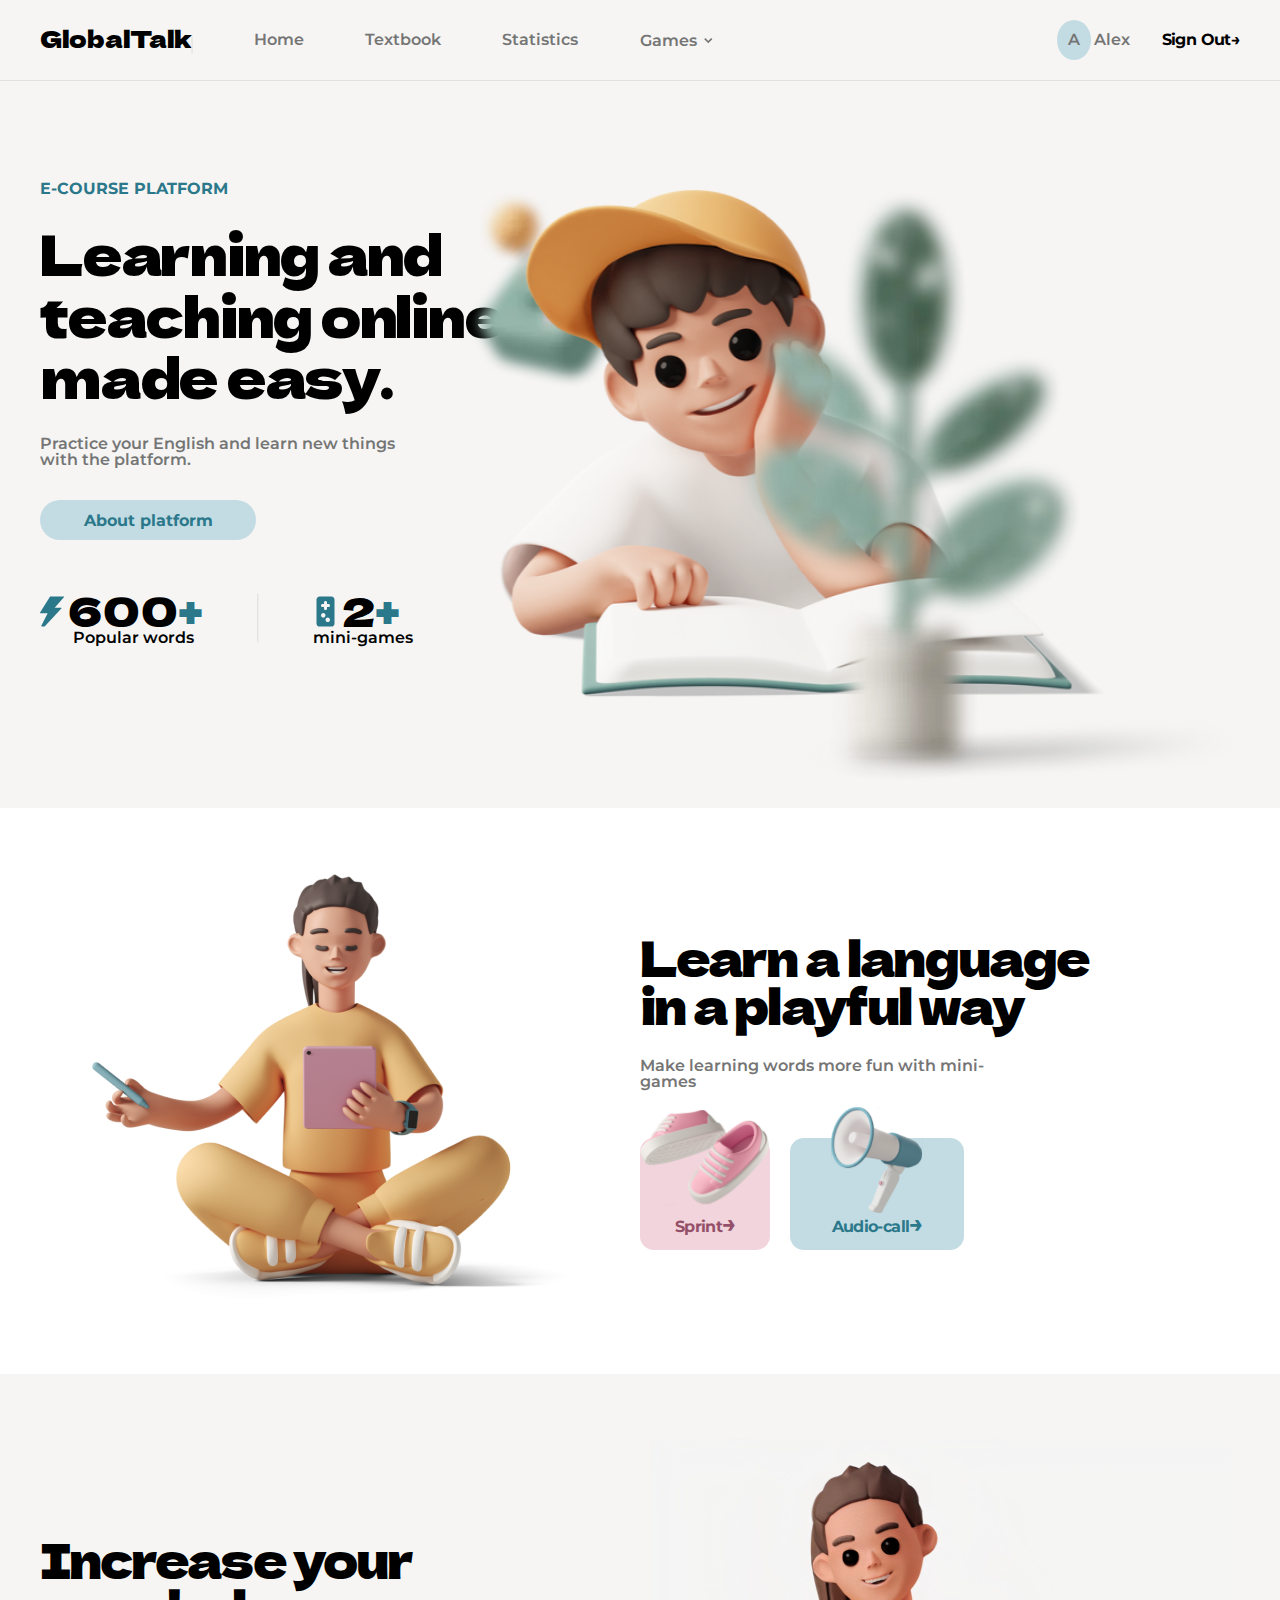
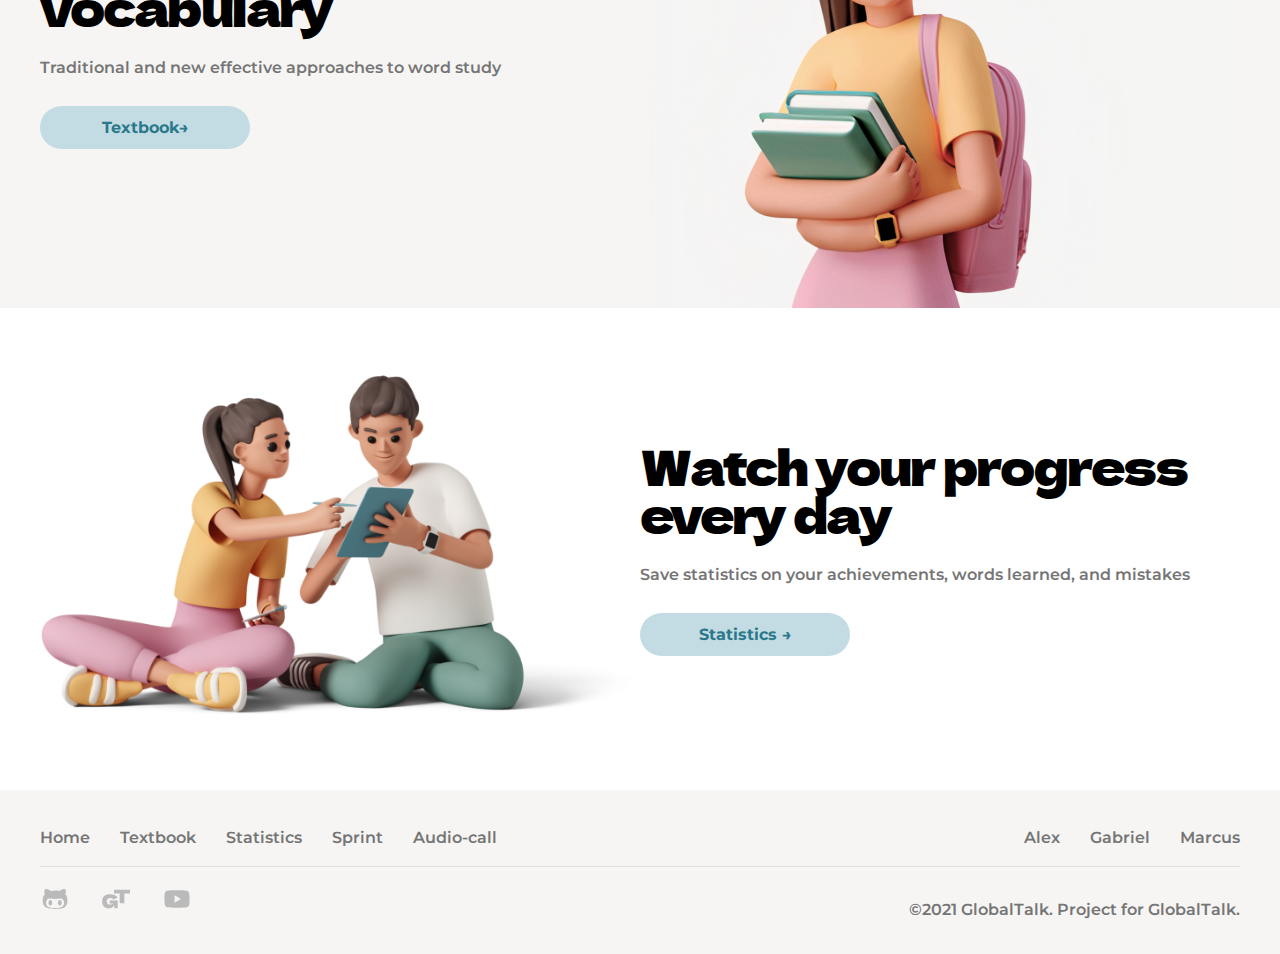
<file: index.html>
<!DOCTYPE html>
<html lang="en">
<head>
    <meta charset="UTF-8">
    <meta name="viewport" content="width=device-width, initial-scale=1.0">
    <title>GlobalTalk</title>
    <link rel="stylesheet" href="css/style.min.css">
    <link rel="preconnect" href="https://fonts.googleapis.com">
    <link rel="preconnect" href="https://fonts.gstatic.com" crossorigin>
    <link href="https://fonts.googleapis.com/css2?family=Dela+Gothic+One&family=Roboto&family=Work+Sans:wght@400;500;600&display=swap" rel="stylesheet">
    <link rel="preconnect" href="https://fonts.googleapis.com">
<link rel="preconnect" href="https://fonts.gstatic.com" crossorigin>
<link href="https://fonts.googleapis.com/css2?family=Dela+Gothic+One&family=Montserrat:wght@600;700&family=Roboto&family=Work+Sans:wght@400;500;600&display=swap" rel="stylesheet">
</head>
<body>
    <header class="header">
        <div class="container">
            <nav class="nav">
                <a href="#" class="logo">GlobalTalk</a>
                <ul class="nav__list">
                    <li class="slash">
                        <svg xmlns="http://www.w3.org/2000/svg" width="2" height="18" viewBox="0 0 2 18" fill="none">
                            <path d="M1.04761 0.567383V17.4326" stroke="#E0E0E0" stroke-width="1.20466"/>
                        </svg>
                    </li>
                    <li class="nav__item">
                        <a href="index.html">Home</a>
                    </li>
                    <li class="nav__item">
                        <a href="textbook.html">Textbook</a>
                    </li>
                    <li class="nav__item">
                        <a href="statistics.html">Statistics</a>
                    </li>
                    <li class="nav__item" id="games">
                            <a href="#">
                                <span>Games</span>
                            <svg xmlns="http://www.w3.org/2000/svg" width="15" height="14" viewBox="0 0 15 14" fill="none">
                                <path d="M3.81213 6.60889L7.27431 10.0713L10.7367 6.60889" stroke="#757575" stroke-width="1.6"/>
                            </svg>
                            </a>
                        <ul class="games__menu">
                            <li class="games-item">
                                <a href="sprint.html">Sprint→</a>
                            </li>
                            <li class="games-item">
                                <a href="audiocall.html">Audio call→</a>
                            </li>
                        </ul>
                    </li>
                </ul>
                <span class="account">
                    <a href="#" class="account__data">
                        <span class="account__logo">A</span>
                        <span class="name">Alex</span>
                    </a>
                    <a href="#" class="sign__in">Sign Out→</a>
                </span>
                <div class="burger">
                    <span class= "burger__span"></span>
                    <span class= "burger__span"></span>
                    <span class= "burger__span"></span>
                </div>
            </nav>        
        </div>
    </header>
    <main class="main">
        <section class="learning">
            <div class="container">
                <div class="learning__content">
                    <span class="heading__blue">E-COURSE PLATFORM</span>
                    <h1 class="big__header__learning">
                        Learning and teaching online,
                        made easy.
                    </h1>
                    <p class="descr">Practice your English and learn new things with the platform.</p>
                    <button class="about__btn">
                        <a href ="#">About platform</a>
                    </button>
                    <div class="stat__mainPG">
                        <span class="pop__words">
                            <svg xmlns="http://www.w3.org/2000/svg" width="24" height="31" viewBox="0 0 24 31" fill="none">
                                <path d="M23.9585 0.660309C23.9221 0.578956 23.863 0.509938 23.7882 0.461665C23.7134 0.413392 23.6262 0.387949 23.5373 0.388435H10.4995C10.4212 0.388565 10.3441 0.408374 10.2755 0.446045C10.2068 0.483717 10.1486 0.538047 10.1064 0.604059L0.0822939 16.5415C0.0340351 16.6109 0.00583936 16.6923 0.000813382 16.7768C-0.00421259 16.8612 0.0141262 16.9454 0.0538094 17.02C0.0934926 17.0947 0.15298 17.1569 0.225716 17.1998C0.298451 17.2428 0.381612 17.2648 0.466035 17.2634H7.64479L1.30839 29.6853C1.27201 29.7592 1.25491 29.8411 1.25869 29.9234C1.26247 30.0056 1.287 30.0856 1.33 30.1558C1.37299 30.2261 1.43305 30.2842 1.50456 30.3249C1.57607 30.3656 1.6567 30.3874 1.73893 30.3884H4.54679C4.61175 30.3889 4.67608 30.3757 4.7357 30.3499C4.79532 30.3241 4.84892 30.2861 4.89309 30.2384L21.3378 12.4353C21.4031 12.3687 21.447 12.284 21.4639 12.1922C21.4809 12.1003 21.47 12.0055 21.4328 11.9199C21.3956 11.8343 21.3337 11.7618 21.2551 11.7116C21.1765 11.6615 21.0847 11.636 20.9915 11.6384H14.6832L23.8836 1.15718C23.9429 1.0906 23.9816 1.00815 23.9949 0.919911C24.0082 0.831672 23.9955 0.741465 23.9585 0.660309Z" fill="#2B788B"/>
                            </svg>
                            <span class="words">600<span class="bluetext">+</span></span>
                            <p class="stat__descr pop__words-descr">Popular words</p>
                        </span>
                        <svg xmlns="http://www.w3.org/2000/svg" width="2" height="50" viewBox="0 0 2 50" fill="none">
                            <path d="M0.776733 0.5V49.2768" stroke="#E0E0E0" stroke-width="1.21942"/>
                        </svg>
                        <span class="pop__games">
                            <svg xmlns="http://www.w3.org/2000/svg" width="25" height="31" viewBox="0 0 25 31" fill="none">
                                <path d="M3.50598 3.61157C3.50598 2.78657 3.79948 2.08057 4.38648 1.49357C4.97448 0.905572 5.68098 0.611572 6.50598 0.611572L18.506 0.611572C19.331 0.611572 20.037 0.905572 20.624 1.49357C21.212 2.08057 21.506 2.78657 21.506 3.61157L21.506 27.6116C21.506 28.4366 21.212 29.1431 20.624 29.7311C20.037 30.3181 19.331 30.6116 18.506 30.6116L6.50598 30.6116C5.68098 30.6116 4.97448 30.3181 4.38648 29.7311C3.79948 29.1431 3.50598 28.4366 3.50598 27.6116L3.50598 3.61157ZM8.00598 9.61157C8.00598 10.0366 8.14998 10.3931 8.43798 10.6811C8.72498 10.9681 9.08098 11.1116 9.50598 11.1116L11.006 11.1116L11.006 12.6116C11.006 13.0366 11.15 13.3931 11.438 13.6811C11.725 13.9681 12.081 14.1116 12.506 14.1116C12.931 14.1116 13.2875 13.9681 13.5755 13.6811C13.8625 13.3931 14.006 13.0366 14.006 12.6116L14.006 11.1116L15.506 11.1116C15.931 11.1116 16.2875 10.9681 16.5755 10.6811C16.8625 10.3931 17.006 10.0366 17.006 9.61157C17.006 9.18657 16.8625 8.83007 16.5755 8.54207C16.2875 8.25507 15.931 8.11157 15.506 8.11157L14.006 8.11157L14.006 6.61157C14.006 6.18657 13.8625 5.83007 13.5755 5.54207C13.2875 5.25507 12.931 5.11157 12.506 5.11157C12.081 5.11157 11.725 5.25507 11.438 5.54207C11.15 5.83007 11.006 6.18657 11.006 6.61157L11.006 8.11157L9.50598 8.11157C9.08098 8.11157 8.72498 8.25507 8.43798 8.54207C8.14998 8.83007 8.00598 9.18657 8.00598 9.61157ZM8.00598 19.3616C8.00598 19.9866 8.22498 20.5176 8.66298 20.9546C9.09998 21.3926 9.63098 21.6116 10.256 21.6116C10.881 21.6116 11.412 21.3926 11.849 20.9546C12.287 20.5176 12.506 19.9866 12.506 19.3616C12.506 18.7366 12.287 18.2056 11.849 17.7686C11.412 17.3306 10.881 17.1116 10.256 17.1116C9.63098 17.1116 9.09998 17.3306 8.66298 17.7686C8.22498 18.2056 8.00598 18.7366 8.00598 19.3616ZM12.506 23.8616C12.506 24.4866 12.725 25.0176 13.163 25.4546C13.6 25.8926 14.131 26.1116 14.756 26.1116C15.381 26.1116 15.912 25.8926 16.349 25.4546C16.787 25.0176 17.006 24.4866 17.006 23.8616C17.006 23.2366 16.787 22.7056 16.349 22.2686C15.912 21.8306 15.381 21.6116 14.756 21.6116C14.131 21.6116 13.6 21.8306 13.163 22.2686C12.725 22.7056 12.506 23.2366 12.506 23.8616Z" fill="#2B788B"/>
                            </svg>
                            <span class="words">2<span class="bluetext">+</span></span>
                            <p class="stat__descr"> mini-games </p>
                        </span>
                        
                    </div>
                </div>
                <div class="learning__pic">
                    <img class="backtoy" src="images\theBoy-back-toy.webp" alt="">
                    <img class="boy__learning"   src="images\theBoy.png" alt="">
                    <img class="front__plant"   src="images\theBoy-front-plant.webp" alt="">
                </div>
            </div>
        </section> 
        <section class="girlLearns">
            <div class="container">
                <div class="girlLearns__content">
                    <img class="girl_girlLearns" src="images\girl_secondSec.png" alt="" loading = "lazy">
                    <div class="girlLearns__text">
                        <h2 class="girlLearns__subtitle">Learn a language in a playful way</h2>
                        <p class="girlLearns__descr">Make learning words more fun with mini-games</p>
                       <div class="girlLearns__cards">
                            <a class="sneakers" href="#">
                                <img class="sneakers__img" src="images/src/sneakers__pink.svg" alt="" class="sneakers__img">
                                <p class="sneakers__descr">Sprint<span class="arrow">→</span></p>
                            </a>
                            <a class="speaker" href="#">
                                <img class="speaker__img" src="images/src/speaker.svg" alt="" class="sneakers__img">
                                <p class="speaker__descr">Audio-call<span class="arrow">→</span></p>
                            </a>
                       </div>
                    </div>
                </div>  
            </div>
        </section>
        <section class="increase">
            <div class="container">
                <div class="increase__content">
                    <div class="increase__text">
                        <h2 class="increase__subtitle">Increase your vocabulary</h2>
                        <p class="increase__descr">Traditional and new effective approaches to word study</p>
                        <button class="textbook">Textbook→</button>
                    </div>
                    <img class="increase__girl" src="images/increase__girl.png" alt="" loading = "lazy">
                </div>
            </div>
        </section>   
        <section class="watchProgress">
            <div class="container">
                <div class="watchProgress__content">
                    <img class="watchProgress__couple" src="images/couple__watch.png" alt="" loading = "lazy">
                    <div class="watchProgress__text">
                        <h2 class="watchProgress__subtitle">Watch your progress every day</h2>
                        <p class="watchProgress__descr">Save statistics on your achievements, words learned, and mistakes</p>
                        <button class="statistics">
                            <a href="statistics.html" class="statlink">Statistics →</a>
                        </button>
                    </div>
                </div>
            </div>
        </section>   
    </main>
    <script src="js/main.min.js"></script>
<footer class="footer">
    <div class="container">
        <div class="upperFooter">
            <ul class="upperFooter__list">
                <li class="upperList-item">
                    <a href="index.html">Home</a>
                </li>
                <li class="upperList-item">
                    <a href="textbook.html">Textbook</a>
                </li>
                <li class="upperList-item">
                    <a href="#">Statistics</a>
                </li>
                <li class="upperList-item">
                    <a href="sprint.html">Sprint</a>
                </li>
                <li class="upperList-item">
                    <a href="audiocall.html">Audio-call</a>
                </li>
            </ul>
            <ul class="upperFooter__list">
                <li class="upperList-item">
                    <a href="#">Alex</a>
                </li>
                <li class="upperList-item">
                    <a href="#">Gabriel</a>
                </li>
                <li class="upperList-item">
                    <a href="#">Marcus</a>
                </li>
            </ul>
        </div>
        <div class="lowerFooter">
            <ul class="lowerFooter__list">
                <li class="lowerList-item">
                    <a href="#">
                        <svg class="footerIcon" xmlns="http://www.w3.org/2000/svg" width="31" height="24" viewBox="0 0 31 24" fill="none">
                            <path class="footerIcon" d="M12.2615 15.7617C12.2615 16.8432 11.6981 18.613 10.3646 18.613C9.031 18.613 8.4676 16.8432 8.4676 15.7617C8.4676 14.6801 9.031 12.9104 10.3646 12.9104C11.6981 12.9104 12.2615 14.6801 12.2615 15.7617ZM27.4527 13.1484C27.4527 14.7992 27.2873 16.5483 26.5482 18.0645C24.5892 22.0284 19.2033 21.9352 15.3473 21.9352C11.4293 21.9352 5.72295 22.0749 3.68644 18.0645C2.93179 16.5638 2.64233 14.7992 2.64233 13.1484C2.64233 10.9802 3.3608 8.93093 4.7874 7.26982C4.51862 6.4522 4.3894 5.59318 4.3894 4.74452C4.3894 3.63193 4.64267 3.07305 5.14405 2.06396C7.48552 2.06396 8.98448 2.5297 10.7677 3.9269C12.2667 3.56983 13.807 3.40941 15.3525 3.40941C16.7481 3.40941 18.154 3.55948 19.5082 3.8855C21.2656 2.50382 22.7646 2.06396 25.0802 2.06396C25.5868 3.07305 25.8349 3.63193 25.8349 4.74452C25.8349 5.59318 25.7005 6.43668 25.4369 7.23877C26.8583 8.91541 27.4527 10.9802 27.4527 13.1484ZM24.1291 15.7617C24.1291 13.4899 22.7491 11.4873 20.3301 11.4873C19.3531 11.4873 18.4176 11.6632 17.4355 11.7978C16.6654 11.9168 15.8952 11.9634 15.1044 11.9634C14.3187 11.9634 13.5486 11.9168 12.7732 11.7978C11.8067 11.6632 10.8608 11.4873 9.87869 11.4873C7.45968 11.4873 6.0796 13.4899 6.0796 15.7617C6.0796 20.3052 10.2353 21.0038 13.8535 21.0038H16.3449C19.9786 21.0038 24.1291 20.3103 24.1291 15.7617ZM19.8597 12.9104C18.5261 12.9104 17.9627 14.6801 17.9627 15.7617C17.9627 16.8432 18.5261 18.613 19.8597 18.613C21.1933 18.613 21.7567 16.8432 21.7567 15.7617C21.7567 14.6801 21.1933 12.9104 19.8597 12.9104Z" fill="#BABABA"/>
                        </svg>
                    </a>
                </li>
                <li class="lowerList-item">
                    <a href="#">
                        <svg class="footerIcon" xmlns="http://www.w3.org/2000/svg" width="31" height="24" viewBox="0 0 31 24" fill="none">
                            <path class="footerIcon" d="M8.75588 13.4868H16.6924V21.1817H13.4211L13.0308 17.8918C12.6591 19.069 11.9962 19.9426 11.042 20.5126C10.0879 21.0825 8.92316 21.3675 7.54774 21.3675C6.29623 21.3675 5.18103 21.0887 4.20213 20.5311C3.23562 19.9735 2.47356 19.1743 1.91596 18.1335C1.37075 17.0926 1.09814 15.8783 1.09814 14.4905C1.09814 12.2724 1.76107 10.5191 3.08692 9.23041C4.41278 7.94173 6.47591 7.29739 9.27631 7.29739C10.8748 7.29739 12.2812 7.5576 13.4955 8.07803C14.7222 8.59846 15.7631 9.40388 16.6181 10.4943C16.0605 10.7793 14.97 11.3493 13.3468 12.2043L12.8821 12.4645C12.3989 11.9812 11.8351 11.6219 11.1907 11.3865C10.5464 11.1386 9.86489 11.0147 9.1462 11.0147C7.95665 11.0147 7.07068 11.3307 6.4883 11.9627C5.90591 12.5822 5.61472 13.3505 5.61472 14.2674C5.61472 15.2587 5.9245 16.0579 6.54406 16.6651C7.17601 17.2723 8.13632 17.5758 9.425 17.5758C9.9826 17.5758 10.5216 17.4953 11.042 17.3342C11.5749 17.1731 12.0209 16.8943 12.3803 16.4978H8.75588V13.4868Z" fill="#BABABA"/>
                            <path class="footerIcon" d="M28.9968 6.53627C27.0514 6.47432 25.1618 6.43714 23.3279 6.42475V16.127H18.6812V6.42475C16.8349 6.43714 14.9515 6.47432 13.0308 6.53627V2.63306H28.9968V6.53627Z" fill="#BABABA"/>
                        </svg>
                    </a>
                </li>
                <li class="lowerList-item">
                    <a href="#">
                        <svg class="footerIcon" xmlns="http://www.w3.org/2000/svg" width="31" height="24" viewBox="0 0 31 24" fill="none">
                            <path class="footerIcon" fill-rule="evenodd" clip-rule="evenodd" d="M24.7748 3.68454C25.873 3.99832 26.6575 4.78277 26.9713 5.88101C27.5988 7.92058 27.5988 11.9997 27.5988 11.9997C27.5988 11.9997 27.5988 16.0789 27.1282 18.1185C26.8144 19.2167 26.0299 20.0011 24.9317 20.3149C22.8921 20.7856 15.0476 20.7856 15.0476 20.7856C15.0476 20.7856 7.04616 20.7856 5.16347 20.3149C4.06524 20.0011 3.28079 19.2167 2.96701 18.1185C2.49634 16.0789 2.49634 11.9997 2.49634 11.9997C2.49634 11.9997 2.49633 7.92058 2.81011 5.88101C3.12389 4.78277 3.90836 3.99832 5.00659 3.68454C7.04617 3.21387 14.8907 3.21387 14.8907 3.21387C14.8907 3.21387 22.8921 3.21387 24.7748 3.68454ZM12.5373 8.92363C12.5373 8.6165 12.8691 8.42396 13.1358 8.57633L18.519 11.6524C18.7877 11.806 18.7877 12.1935 18.519 12.347L13.1358 15.4231C12.8691 15.5755 12.5373 15.383 12.5373 15.0758V8.92363Z" fill="#BABABA"/>
                          </svg>
                    </a>
                </li>
            </ul>
            <span class="rights">©2021 GlobalTalk. Project for GlobalTalk.</span>
        </div>
    </div>
</footer>
</file>
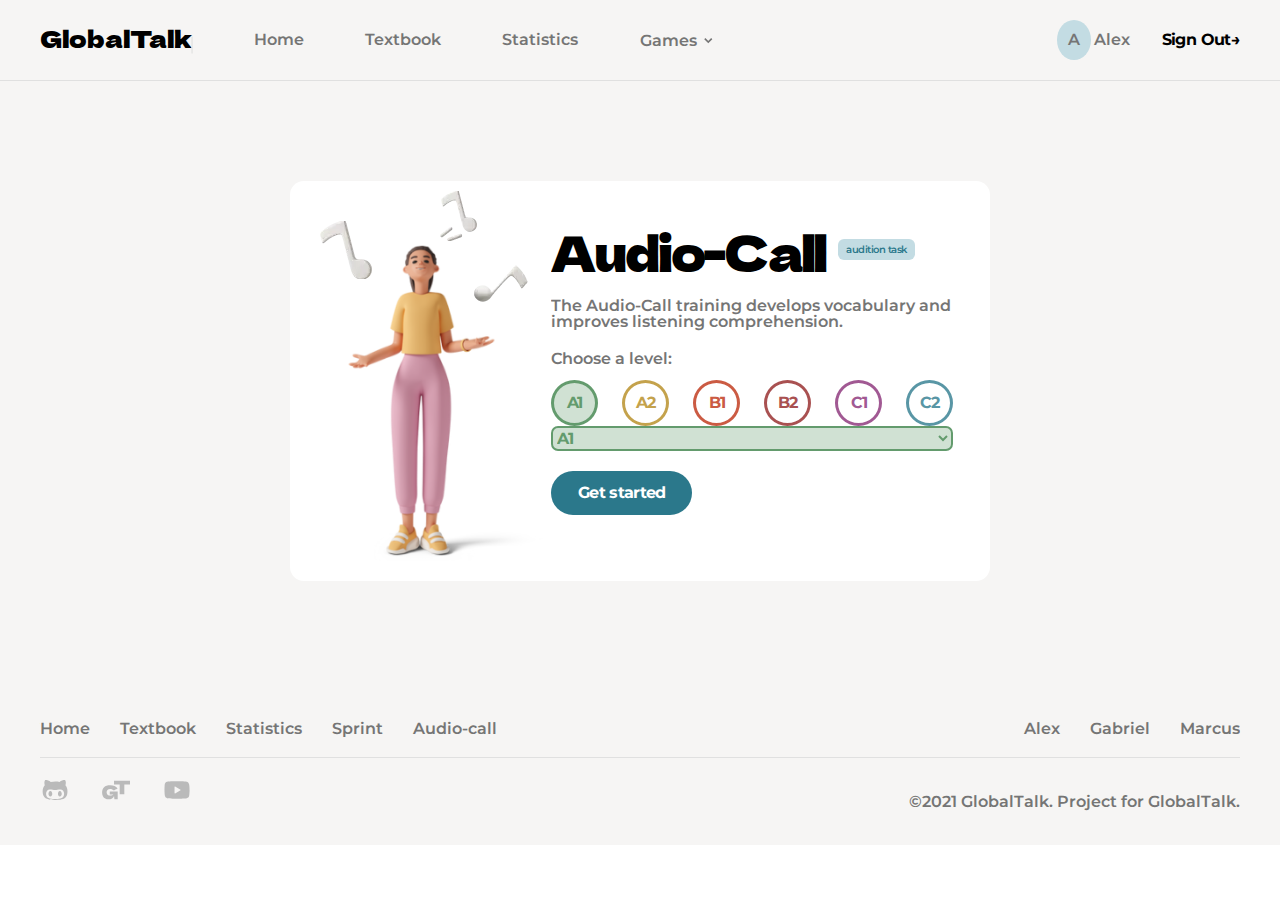
<file: audiocall.html>
<!DOCTYPE html>
<html lang="en">
<head>
    <meta charset="UTF-8">
    <meta name="viewport" content="width=device-width, initial-scale=1.0">
    <title>GlobalTalk</title>
    <link rel="stylesheet" href="css/style.min.css">
    <link rel="preconnect" href="https://fonts.googleapis.com">
    <link rel="preconnect" href="https://fonts.gstatic.com" crossorigin>
    <link href="https://fonts.googleapis.com/css2?family=Dela+Gothic+One&family=Roboto&family=Work+Sans:wght@400;500;600&display=swap" rel="stylesheet">
    <link rel="preconnect" href="https://fonts.googleapis.com">
<link rel="preconnect" href="https://fonts.gstatic.com" crossorigin>
<link href="https://fonts.googleapis.com/css2?family=Dela+Gothic+One&family=Montserrat:wght@600;700&family=Roboto&family=Work+Sans:wght@400;500;600&display=swap" rel="stylesheet">
</head>
<body>
    <header class="header">
        <div class="container">
            <nav class="nav">
                <a href="#" class="logo">GlobalTalk</a>
                <ul class="nav__list">
                    <li class="slash">
                        <svg xmlns="http://www.w3.org/2000/svg" width="2" height="18" viewBox="0 0 2 18" fill="none">
                            <path d="M1.04761 0.567383V17.4326" stroke="#E0E0E0" stroke-width="1.20466"/>
                        </svg>
                    </li>
                    <li class="nav__item">
                        <a href="index.html">Home</a>
                    </li>
                    <li class="nav__item">
                        <a href="textbook.html">Textbook</a>
                    </li>
                    <li class="nav__item">
                        <a href="statistics.html">Statistics</a>
                    </li>
                    <li class="nav__item" id="games">
                            <a href="#">
                                <span>Games</span>
                            <svg xmlns="http://www.w3.org/2000/svg" width="15" height="14" viewBox="0 0 15 14" fill="none">
                                <path d="M3.81213 6.60889L7.27431 10.0713L10.7367 6.60889" stroke="#757575" stroke-width="1.6"/>
                            </svg>
                            </a>
                        <ul class="games__menu">
                            <li class="games-item">
                                <a href="sprint.html">Sprint→</a>
                            </li>
                            <li class="games-item">
                                <a href="audiocall.html">Audio call→</a>
                            </li>
                        </ul>
                    </li>
                </ul>
                <span class="account">
                    <a href="#" class="account__data">
                        <span class="account__logo">A</span>
                        <span class="name">Alex</span>
                    </a>
                    <a href="#" class="sign__in">Sign Out→</a>
                </span>
                <div class="burger">
                    <span class= "burger__span"></span>
                    <span class= "burger__span"></span>
                    <span class= "burger__span"></span>
                </div>
            </nav>        
        </div>
    </header>
<main class="mainGame">
    <div class="gameBackground">
        <div class="game__content">
            <img src="images/note_1.webp" alt="" class="note__first">
            <img src="images/note_2.webp" alt="" class="note__second">
            <img src="images/note_3.webp" alt="" class="note__third">
            <img class="audiocallGirl" src="images/audiocallGirl__img.png" alt="" >
            <div class="game__text">
                <div class="audiocallHeading__group games__heading">
                    <h1 class="audiocallHeading gamesBigHeading">Audio-Call</h1>
                    <span class="audiocall__speedtask games__addBlueEl">audition task</span>
                </div>
                <p class="audiocall__descr gamesdescr">
                    The Audio-Call training develops vocabulary
                    and improves listening 
                    comprehension.
                </p>
                <div class="chooseLevel">
                    <span class="label-form">Choose a level:</span>
                    <div class="levels" id='levelsCircles'>
                        <label>
                            <input type="radio" name="level" value="A1" class="real-radio" checked>
                            <span class="level__item level__item-green">A1</span>
                        </label>
                        <label>
                            <input type="radio" name="level" value="A2" class="real-radio">
                            <span class="level__item level__item-yellow">A2</span>
                        </label>
                        <label>
                            <input type="radio" name="level" value="B1" class="real-radio">
                            <span class="level__item level__item-red"> B1</span>
                        </label>
                        <label>
                            <input type="radio" name="level" value="B2" class="real-radio">
                            <span class="level__item level__item-darkRed">B2</span>
                        </label>
                        <label>
                            <input type="radio" name="level" value="C1" class="real-radio">
                            <span class="level__item level__item-purple">C1</span>
                        </label>
                        <label>
                            <input type="radio" name="level" value="C2" class="real-radio">
                            <span class="level__item level__item-blue">C2</span>
                        </label> 
                    </div>
                </div>
                <div class="select__level-wrapper">
                    <select name="select__for__sprint" id="audioSelect" class="select__level">
                        <option value="A1" class="select__sprint__item">A1</option>
                        <option value="A2" class="select__sprint__item">A2</option>
                        <option value="B1" class="select__sprint__item">B1</option>
                        <option value="B2" class="select__sprint__item">B2</option>
                        <option value="C1" class="select__sprint__item">C1</option>
                        <option value="C2" class="select__sprint__item">C2</option>
                    </select>
                </div>
                <button class="getStarted">
                    <a href="#">Get started</a>
                </button>
                
            </div>
        </div>
    </div>
</main>
<script src="js/main.min.js"></script>
<footer class="footer">
    <div class="container">
        <div class="upperFooter">
            <ul class="upperFooter__list">
                <li class="upperList-item">
                    <a href="index.html">Home</a>
                </li>
                <li class="upperList-item">
                    <a href="textbook.html">Textbook</a>
                </li>
                <li class="upperList-item">
                    <a href="#">Statistics</a>
                </li>
                <li class="upperList-item">
                    <a href="sprint.html">Sprint</a>
                </li>
                <li class="upperList-item">
                    <a href="audiocall.html">Audio-call</a>
                </li>
            </ul>
            <ul class="upperFooter__list">
                <li class="upperList-item">
                    <a href="#">Alex</a>
                </li>
                <li class="upperList-item">
                    <a href="#">Gabriel</a>
                </li>
                <li class="upperList-item">
                    <a href="#">Marcus</a>
                </li>
            </ul>
        </div>
        <div class="lowerFooter">
            <ul class="lowerFooter__list">
                <li class="lowerList-item">
                    <a href="#">
                        <svg class="footerIcon" xmlns="http://www.w3.org/2000/svg" width="31" height="24" viewBox="0 0 31 24" fill="none">
                            <path class="footerIcon" d="M12.2615 15.7617C12.2615 16.8432 11.6981 18.613 10.3646 18.613C9.031 18.613 8.4676 16.8432 8.4676 15.7617C8.4676 14.6801 9.031 12.9104 10.3646 12.9104C11.6981 12.9104 12.2615 14.6801 12.2615 15.7617ZM27.4527 13.1484C27.4527 14.7992 27.2873 16.5483 26.5482 18.0645C24.5892 22.0284 19.2033 21.9352 15.3473 21.9352C11.4293 21.9352 5.72295 22.0749 3.68644 18.0645C2.93179 16.5638 2.64233 14.7992 2.64233 13.1484C2.64233 10.9802 3.3608 8.93093 4.7874 7.26982C4.51862 6.4522 4.3894 5.59318 4.3894 4.74452C4.3894 3.63193 4.64267 3.07305 5.14405 2.06396C7.48552 2.06396 8.98448 2.5297 10.7677 3.9269C12.2667 3.56983 13.807 3.40941 15.3525 3.40941C16.7481 3.40941 18.154 3.55948 19.5082 3.8855C21.2656 2.50382 22.7646 2.06396 25.0802 2.06396C25.5868 3.07305 25.8349 3.63193 25.8349 4.74452C25.8349 5.59318 25.7005 6.43668 25.4369 7.23877C26.8583 8.91541 27.4527 10.9802 27.4527 13.1484ZM24.1291 15.7617C24.1291 13.4899 22.7491 11.4873 20.3301 11.4873C19.3531 11.4873 18.4176 11.6632 17.4355 11.7978C16.6654 11.9168 15.8952 11.9634 15.1044 11.9634C14.3187 11.9634 13.5486 11.9168 12.7732 11.7978C11.8067 11.6632 10.8608 11.4873 9.87869 11.4873C7.45968 11.4873 6.0796 13.4899 6.0796 15.7617C6.0796 20.3052 10.2353 21.0038 13.8535 21.0038H16.3449C19.9786 21.0038 24.1291 20.3103 24.1291 15.7617ZM19.8597 12.9104C18.5261 12.9104 17.9627 14.6801 17.9627 15.7617C17.9627 16.8432 18.5261 18.613 19.8597 18.613C21.1933 18.613 21.7567 16.8432 21.7567 15.7617C21.7567 14.6801 21.1933 12.9104 19.8597 12.9104Z" fill="#BABABA"/>
                        </svg>
                    </a>
                </li>
                <li class="lowerList-item">
                    <a href="#">
                        <svg class="footerIcon" xmlns="http://www.w3.org/2000/svg" width="31" height="24" viewBox="0 0 31 24" fill="none">
                            <path class="footerIcon" d="M8.75588 13.4868H16.6924V21.1817H13.4211L13.0308 17.8918C12.6591 19.069 11.9962 19.9426 11.042 20.5126C10.0879 21.0825 8.92316 21.3675 7.54774 21.3675C6.29623 21.3675 5.18103 21.0887 4.20213 20.5311C3.23562 19.9735 2.47356 19.1743 1.91596 18.1335C1.37075 17.0926 1.09814 15.8783 1.09814 14.4905C1.09814 12.2724 1.76107 10.5191 3.08692 9.23041C4.41278 7.94173 6.47591 7.29739 9.27631 7.29739C10.8748 7.29739 12.2812 7.5576 13.4955 8.07803C14.7222 8.59846 15.7631 9.40388 16.6181 10.4943C16.0605 10.7793 14.97 11.3493 13.3468 12.2043L12.8821 12.4645C12.3989 11.9812 11.8351 11.6219 11.1907 11.3865C10.5464 11.1386 9.86489 11.0147 9.1462 11.0147C7.95665 11.0147 7.07068 11.3307 6.4883 11.9627C5.90591 12.5822 5.61472 13.3505 5.61472 14.2674C5.61472 15.2587 5.9245 16.0579 6.54406 16.6651C7.17601 17.2723 8.13632 17.5758 9.425 17.5758C9.9826 17.5758 10.5216 17.4953 11.042 17.3342C11.5749 17.1731 12.0209 16.8943 12.3803 16.4978H8.75588V13.4868Z" fill="#BABABA"/>
                            <path class="footerIcon" d="M28.9968 6.53627C27.0514 6.47432 25.1618 6.43714 23.3279 6.42475V16.127H18.6812V6.42475C16.8349 6.43714 14.9515 6.47432 13.0308 6.53627V2.63306H28.9968V6.53627Z" fill="#BABABA"/>
                        </svg>
                    </a>
                </li>
                <li class="lowerList-item">
                    <a href="#">
                        <svg class="footerIcon" xmlns="http://www.w3.org/2000/svg" width="31" height="24" viewBox="0 0 31 24" fill="none">
                            <path class="footerIcon" fill-rule="evenodd" clip-rule="evenodd" d="M24.7748 3.68454C25.873 3.99832 26.6575 4.78277 26.9713 5.88101C27.5988 7.92058 27.5988 11.9997 27.5988 11.9997C27.5988 11.9997 27.5988 16.0789 27.1282 18.1185C26.8144 19.2167 26.0299 20.0011 24.9317 20.3149C22.8921 20.7856 15.0476 20.7856 15.0476 20.7856C15.0476 20.7856 7.04616 20.7856 5.16347 20.3149C4.06524 20.0011 3.28079 19.2167 2.96701 18.1185C2.49634 16.0789 2.49634 11.9997 2.49634 11.9997C2.49634 11.9997 2.49633 7.92058 2.81011 5.88101C3.12389 4.78277 3.90836 3.99832 5.00659 3.68454C7.04617 3.21387 14.8907 3.21387 14.8907 3.21387C14.8907 3.21387 22.8921 3.21387 24.7748 3.68454ZM12.5373 8.92363C12.5373 8.6165 12.8691 8.42396 13.1358 8.57633L18.519 11.6524C18.7877 11.806 18.7877 12.1935 18.519 12.347L13.1358 15.4231C12.8691 15.5755 12.5373 15.383 12.5373 15.0758V8.92363Z" fill="#BABABA"/>
                          </svg>
                    </a>
                </li>
            </ul>
            <span class="rights">©2021 GlobalTalk. Project for GlobalTalk.</span>
        </div>
    </div>
</footer>
</file>
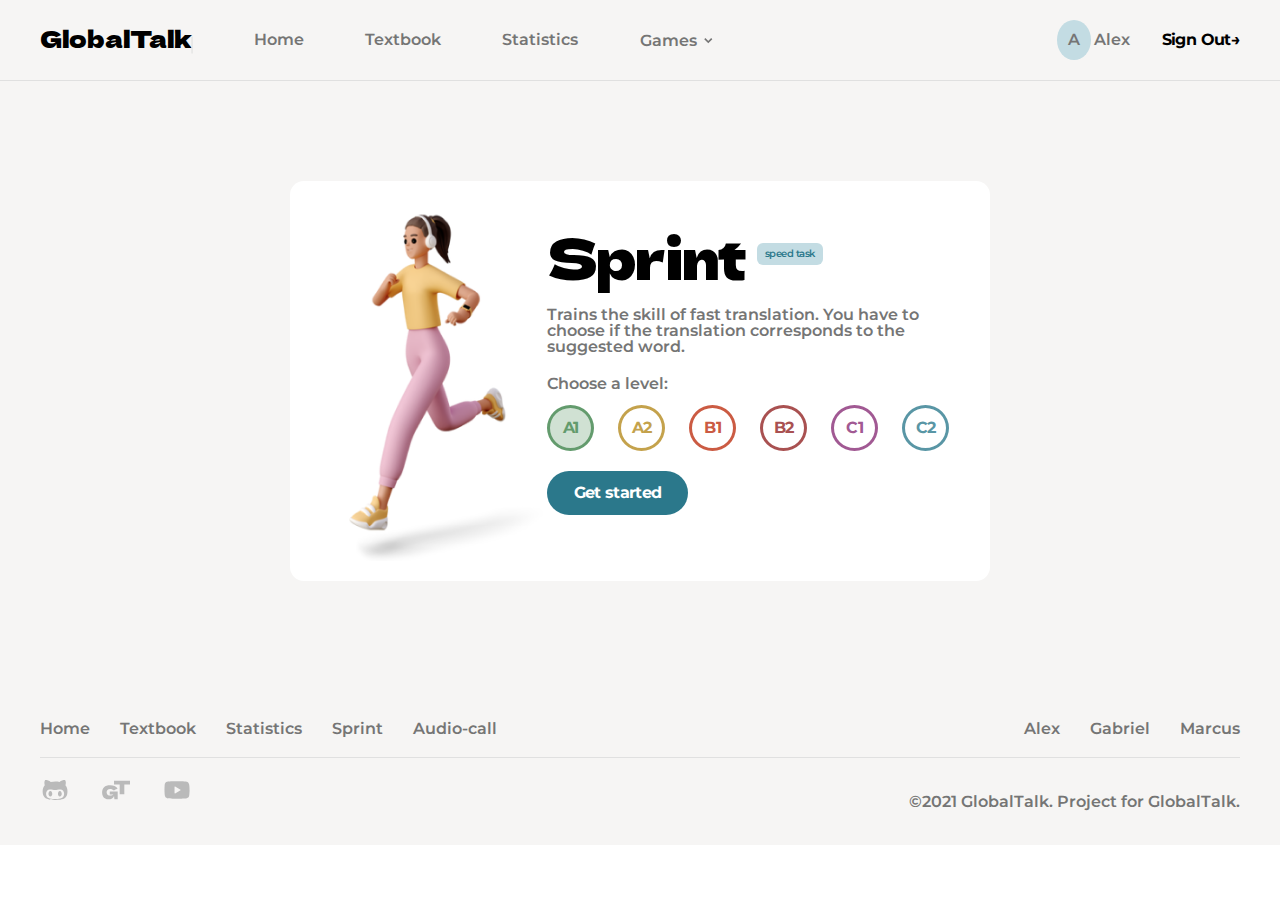
<file: sprint.html>
<!DOCTYPE html>
<html lang="en">
<head>
    <meta charset="UTF-8">
    <meta name="viewport" content="width=device-width, initial-scale=1.0">
    <title>GlobalTalk</title>
    <link rel="stylesheet" href="css/style.min.css">
    <link rel="preconnect" href="https://fonts.googleapis.com">
    <link rel="preconnect" href="https://fonts.gstatic.com" crossorigin>
    <link href="https://fonts.googleapis.com/css2?family=Dela+Gothic+One&family=Roboto&family=Work+Sans:wght@400;500;600&display=swap" rel="stylesheet">
    <link rel="preconnect" href="https://fonts.googleapis.com">
<link rel="preconnect" href="https://fonts.gstatic.com" crossorigin>
<link href="https://fonts.googleapis.com/css2?family=Dela+Gothic+One&family=Montserrat:wght@600;700&family=Roboto&family=Work+Sans:wght@400;500;600&display=swap" rel="stylesheet">
</head>
<body>
    <header class="header">
        <div class="container">
            <nav class="nav">
                <a href="#" class="logo">GlobalTalk</a>
                <ul class="nav__list">
                    <li class="slash">
                        <svg xmlns="http://www.w3.org/2000/svg" width="2" height="18" viewBox="0 0 2 18" fill="none">
                            <path d="M1.04761 0.567383V17.4326" stroke="#E0E0E0" stroke-width="1.20466"/>
                        </svg>
                    </li>
                    <li class="nav__item">
                        <a href="index.html">Home</a>
                    </li>
                    <li class="nav__item">
                        <a href="textbook.html">Textbook</a>
                    </li>
                    <li class="nav__item">
                        <a href="statistics.html">Statistics</a>
                    </li>
                    <li class="nav__item" id="games">
                            <a href="#">
                                <span>Games</span>
                            <svg xmlns="http://www.w3.org/2000/svg" width="15" height="14" viewBox="0 0 15 14" fill="none">
                                <path d="M3.81213 6.60889L7.27431 10.0713L10.7367 6.60889" stroke="#757575" stroke-width="1.6"/>
                            </svg>
                            </a>
                        <ul class="games__menu">
                            <li class="games-item">
                                <a href="sprint.html">Sprint→</a>
                            </li>
                            <li class="games-item">
                                <a href="audiocall.html">Audio call→</a>
                            </li>
                        </ul>
                    </li>
                </ul>
                <span class="account">
                    <a href="#" class="account__data">
                        <span class="account__logo">A</span>
                        <span class="name">Alex</span>
                    </a>
                    <a href="#" class="sign__in">Sign Out→</a>
                </span>
                <div class="burger">
                    <span class= "burger__span"></span>
                    <span class= "burger__span"></span>
                    <span class= "burger__span"></span>
                </div>
            </nav>        
        </div>
    </header>
<main class="mainGame">
    <div class="container">
        <div class="gameBackground">
            <div class="game__content">
                <img class="sprintGirl" src="images/sprintGirlImg.png" alt="" >
                <div class="game__text">
                    <div class="SprintHeading__group games__heading">
                        <h1 class="sprintHeading gamesBigHeading">Sprint</h1>
                        <span class="Sprint__speedtask games__addBlueEl">speed task</span>
                    </div>
                    <p class="gamesdescr Sprint__descr">
                        Trains the skill of fast translation.
                        You have to choose if the translation corresponds
                        to the suggested word.
                    </p>
                    <div class="chooseLevel">
                        <span class="label-form">Choose a level:</span>
                        <div class="levels" id='levelsCircles'>
                            <label>
                                <input type="radio" name="level" value="A1" class="real-radio" checked>
                                <span class="level__item level__item-green">A1</span>
                            </label>
                            <label>
                                <input type="radio" name="level" value="A2" class="real-radio">
                                <span class="level__item level__item-yellow">A2</span>
                            </label>
                            <label>
                                <input type="radio" name="level" value="B1" class="real-radio">
                                <span class="level__item level__item-red"> B1</span>
                            </label>
                            <label>
                                <input type="radio" name="level" value="B2" class="real-radio">
                                <span class="level__item level__item-darkRed">B2</span>
                            </label>
                            <label>
                                <input type="radio" name="level" value="C1" class="real-radio">
                                <span class="level__item level__item-purple">C1</span>
                            </label>
                            <label>
                                <input type="radio" name="level" value="C2" class="real-radio">
                                <span class="level__item level__item-blue">C2</span>
                            </label>
                        </div>
                        <div class="select__level-wrapper">
                            <select name="select__for__sprint" id="sprintSelect" class="select__level">
                                <option value="A1" class="select__sprint__item">A1</option>
                                <option value="A2" class="select__sprint__item">A2</option>
                                <option value="B1" class="select__sprint__item">B1</option>
                                <option value="B2" class="select__sprint__item">B2</option>
                                <option value="C1" class="select__sprint__item">C1</option>
                                <option value="C2" class="select__sprint__item">C2</option>
                            </select>
                        </div>
                    </div>
                    <button class="getStarted">
                        <a href="#">Get started</a>
                    </button>
                    
                </div>
            </div>
        </div>
    </div>
</main>
<script src="js/main.min.js"></script>
</body>
<footer class="footer">
    <div class="container">
        <div class="upperFooter">
            <ul class="upperFooter__list">
                <li class="upperList-item">
                    <a href="index.html">Home</a>
                </li>
                <li class="upperList-item">
                    <a href="textbook.html">Textbook</a>
                </li>
                <li class="upperList-item">
                    <a href="#">Statistics</a>
                </li>
                <li class="upperList-item">
                    <a href="sprint.html">Sprint</a>
                </li>
                <li class="upperList-item">
                    <a href="audiocall.html">Audio-call</a>
                </li>
            </ul>
            <ul class="upperFooter__list">
                <li class="upperList-item">
                    <a href="#">Alex</a>
                </li>
                <li class="upperList-item">
                    <a href="#">Gabriel</a>
                </li>
                <li class="upperList-item">
                    <a href="#">Marcus</a>
                </li>
            </ul>
        </div>
        <div class="lowerFooter">
            <ul class="lowerFooter__list">
                <li class="lowerList-item">
                    <a href="#">
                        <svg class="footerIcon" xmlns="http://www.w3.org/2000/svg" width="31" height="24" viewBox="0 0 31 24" fill="none">
                            <path class="footerIcon" d="M12.2615 15.7617C12.2615 16.8432 11.6981 18.613 10.3646 18.613C9.031 18.613 8.4676 16.8432 8.4676 15.7617C8.4676 14.6801 9.031 12.9104 10.3646 12.9104C11.6981 12.9104 12.2615 14.6801 12.2615 15.7617ZM27.4527 13.1484C27.4527 14.7992 27.2873 16.5483 26.5482 18.0645C24.5892 22.0284 19.2033 21.9352 15.3473 21.9352C11.4293 21.9352 5.72295 22.0749 3.68644 18.0645C2.93179 16.5638 2.64233 14.7992 2.64233 13.1484C2.64233 10.9802 3.3608 8.93093 4.7874 7.26982C4.51862 6.4522 4.3894 5.59318 4.3894 4.74452C4.3894 3.63193 4.64267 3.07305 5.14405 2.06396C7.48552 2.06396 8.98448 2.5297 10.7677 3.9269C12.2667 3.56983 13.807 3.40941 15.3525 3.40941C16.7481 3.40941 18.154 3.55948 19.5082 3.8855C21.2656 2.50382 22.7646 2.06396 25.0802 2.06396C25.5868 3.07305 25.8349 3.63193 25.8349 4.74452C25.8349 5.59318 25.7005 6.43668 25.4369 7.23877C26.8583 8.91541 27.4527 10.9802 27.4527 13.1484ZM24.1291 15.7617C24.1291 13.4899 22.7491 11.4873 20.3301 11.4873C19.3531 11.4873 18.4176 11.6632 17.4355 11.7978C16.6654 11.9168 15.8952 11.9634 15.1044 11.9634C14.3187 11.9634 13.5486 11.9168 12.7732 11.7978C11.8067 11.6632 10.8608 11.4873 9.87869 11.4873C7.45968 11.4873 6.0796 13.4899 6.0796 15.7617C6.0796 20.3052 10.2353 21.0038 13.8535 21.0038H16.3449C19.9786 21.0038 24.1291 20.3103 24.1291 15.7617ZM19.8597 12.9104C18.5261 12.9104 17.9627 14.6801 17.9627 15.7617C17.9627 16.8432 18.5261 18.613 19.8597 18.613C21.1933 18.613 21.7567 16.8432 21.7567 15.7617C21.7567 14.6801 21.1933 12.9104 19.8597 12.9104Z" fill="#BABABA"/>
                        </svg>
                    </a>
                </li>
                <li class="lowerList-item">
                    <a href="#">
                        <svg class="footerIcon" xmlns="http://www.w3.org/2000/svg" width="31" height="24" viewBox="0 0 31 24" fill="none">
                            <path class="footerIcon" d="M8.75588 13.4868H16.6924V21.1817H13.4211L13.0308 17.8918C12.6591 19.069 11.9962 19.9426 11.042 20.5126C10.0879 21.0825 8.92316 21.3675 7.54774 21.3675C6.29623 21.3675 5.18103 21.0887 4.20213 20.5311C3.23562 19.9735 2.47356 19.1743 1.91596 18.1335C1.37075 17.0926 1.09814 15.8783 1.09814 14.4905C1.09814 12.2724 1.76107 10.5191 3.08692 9.23041C4.41278 7.94173 6.47591 7.29739 9.27631 7.29739C10.8748 7.29739 12.2812 7.5576 13.4955 8.07803C14.7222 8.59846 15.7631 9.40388 16.6181 10.4943C16.0605 10.7793 14.97 11.3493 13.3468 12.2043L12.8821 12.4645C12.3989 11.9812 11.8351 11.6219 11.1907 11.3865C10.5464 11.1386 9.86489 11.0147 9.1462 11.0147C7.95665 11.0147 7.07068 11.3307 6.4883 11.9627C5.90591 12.5822 5.61472 13.3505 5.61472 14.2674C5.61472 15.2587 5.9245 16.0579 6.54406 16.6651C7.17601 17.2723 8.13632 17.5758 9.425 17.5758C9.9826 17.5758 10.5216 17.4953 11.042 17.3342C11.5749 17.1731 12.0209 16.8943 12.3803 16.4978H8.75588V13.4868Z" fill="#BABABA"/>
                            <path class="footerIcon" d="M28.9968 6.53627C27.0514 6.47432 25.1618 6.43714 23.3279 6.42475V16.127H18.6812V6.42475C16.8349 6.43714 14.9515 6.47432 13.0308 6.53627V2.63306H28.9968V6.53627Z" fill="#BABABA"/>
                        </svg>
                    </a>
                </li>
                <li class="lowerList-item">
                    <a href="#">
                        <svg class="footerIcon" xmlns="http://www.w3.org/2000/svg" width="31" height="24" viewBox="0 0 31 24" fill="none">
                            <path class="footerIcon" fill-rule="evenodd" clip-rule="evenodd" d="M24.7748 3.68454C25.873 3.99832 26.6575 4.78277 26.9713 5.88101C27.5988 7.92058 27.5988 11.9997 27.5988 11.9997C27.5988 11.9997 27.5988 16.0789 27.1282 18.1185C26.8144 19.2167 26.0299 20.0011 24.9317 20.3149C22.8921 20.7856 15.0476 20.7856 15.0476 20.7856C15.0476 20.7856 7.04616 20.7856 5.16347 20.3149C4.06524 20.0011 3.28079 19.2167 2.96701 18.1185C2.49634 16.0789 2.49634 11.9997 2.49634 11.9997C2.49634 11.9997 2.49633 7.92058 2.81011 5.88101C3.12389 4.78277 3.90836 3.99832 5.00659 3.68454C7.04617 3.21387 14.8907 3.21387 14.8907 3.21387C14.8907 3.21387 22.8921 3.21387 24.7748 3.68454ZM12.5373 8.92363C12.5373 8.6165 12.8691 8.42396 13.1358 8.57633L18.519 11.6524C18.7877 11.806 18.7877 12.1935 18.519 12.347L13.1358 15.4231C12.8691 15.5755 12.5373 15.383 12.5373 15.0758V8.92363Z" fill="#BABABA"/>
                          </svg>
                    </a>
                </li>
            </ul>
            <span class="rights">©2021 GlobalTalk. Project for GlobalTalk.</span>
        </div>
    </div>
</footer>
</file>
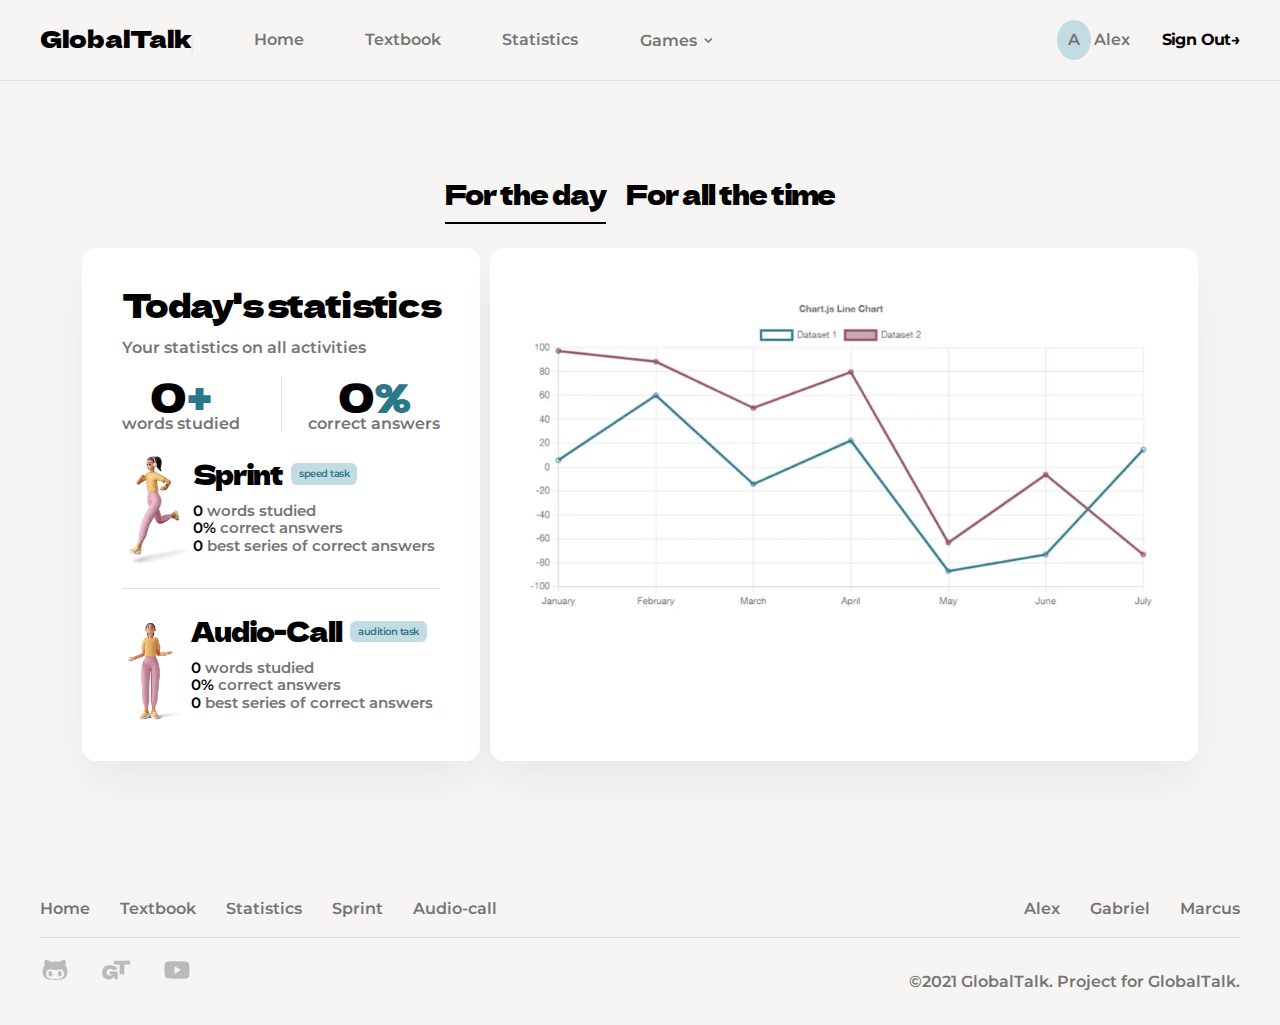
<file: statistics.html>
<!DOCTYPE html>
<html lang="en">
<head>
    <meta charset="UTF-8">
    <meta name="viewport" content="width=device-width, initial-scale=1.0">
    <title>GlobalTalk</title>
    <link rel="stylesheet" href="css/style.min.css">
    <link rel="preconnect" href="https://fonts.googleapis.com">
    <link rel="preconnect" href="https://fonts.gstatic.com" crossorigin>
    <link href="https://fonts.googleapis.com/css2?family=Dela+Gothic+One&family=Roboto&family=Work+Sans:wght@400;500;600&display=swap" rel="stylesheet">
    <link rel="preconnect" href="https://fonts.googleapis.com">
<link rel="preconnect" href="https://fonts.gstatic.com" crossorigin>
<link href="https://fonts.googleapis.com/css2?family=Dela+Gothic+One&family=Montserrat:wght@600;700&family=Roboto&family=Work+Sans:wght@400;500;600&display=swap" rel="stylesheet">
</head>
<body>
    <header class="header">
        <div class="container">
            <nav class="nav">
                <a href="#" class="logo">GlobalTalk</a>
                <ul class="nav__list">
                    <li class="slash">
                        <svg xmlns="http://www.w3.org/2000/svg" width="2" height="18" viewBox="0 0 2 18" fill="none">
                            <path d="M1.04761 0.567383V17.4326" stroke="#E0E0E0" stroke-width="1.20466"/>
                        </svg>
                    </li>
                    <li class="nav__item">
                        <a href="index.html">Home</a>
                    </li>
                    <li class="nav__item">
                        <a href="textbook.html">Textbook</a>
                    </li>
                    <li class="nav__item">
                        <a href="statistics.html">Statistics</a>
                    </li>
                    <li class="nav__item" id="games">
                            <a href="#">
                                <span>Games</span>
                            <svg xmlns="http://www.w3.org/2000/svg" width="15" height="14" viewBox="0 0 15 14" fill="none">
                                <path d="M3.81213 6.60889L7.27431 10.0713L10.7367 6.60889" stroke="#757575" stroke-width="1.6"/>
                            </svg>
                            </a>
                        <ul class="games__menu">
                            <li class="games-item">
                                <a href="sprint.html">Sprint→</a>
                            </li>
                            <li class="games-item">
                                <a href="audiocall.html">Audio call→</a>
                            </li>
                        </ul>
                    </li>
                </ul>
                <span class="account">
                    <a href="#" class="account__data">
                        <span class="account__logo">A</span>
                        <span class="name">Alex</span>
                    </a>
                    <a href="#" class="sign__in">Sign Out→</a>
                </span>
                <div class="burger">
                    <span class= "burger__span"></span>
                    <span class= "burger__span"></span>
                    <span class= "burger__span"></span>
                </div>
            </nav>        
        </div>
    </header>
<main class="statisticsPage">
    <div class="statistics__container">
        <section class="statistics__sect">
            <div class="stat__checkboxes">
                <label class="forDay">
                    <input type="radio" name="stat__switcher" class="stat__checkboxes-style" checked>
                    <span>For the day</span>
                </label>
                <label class="forAllTime">
                    <input type="radio" name="stat__switcher" class="stat__checkboxes-style">
                    <span>For all the time</span>
                </label>
            </div>
            <div class="statInfo">
                <div class="statistics__data">
                    <span class="stat__heading">Today's statistics</span>
                    <span class="stat__subHeading">Your statistics on all activities</span>
                    <div class="words__stat">
                        <div class="stat__studied">
                            <span class="stat__number">0<span>+</span></span>
                            <span class="stat__number__descr">words studied</span>
                        </div>
                        <div class="stat__answers">
                            <span class="stat__number">0<span>%</span></span>
                            <span class="stat__number__descr">correct answers</span>
                        </div>
                    </div>
                    <div class="sprint__stat">
                        <img src="images/stat__sprint.webp" alt="" loading="lazy">
                        <div class="stat__column">
                            <div class="SprintHeading__group heading__group-stat games__heading">
                                <h2 class="gamesBigHeading gamesBigHeading-stat">Sprint</h1>
                                <span class="Sprint__speedtask sprint__speedtask-stat games__addBlueEl">speed task</span>
                            </div>
                            <span class="stat__info"><span>0</span> words studied</span>
                            <span class="stat__info"><span>0%</span> correct answers</span>
                            <span class="stat__info"><span>0</span> best series of correct answers</span>
                        </div>
                    </div>
                    <div class="audiocall__stat">
                        <img src="images/audiocallGirl__img.webp" alt="" width="69px" loading="lazy">
                        <div class="stat__column">
                            <div class="audiocallHeading__group audiocallHeading__group-stat games__heading">
                                <h2 class="gamesBigHeading gamesBigHeading-stat">Audio-Call</h1>
                                <span class="audiocall__speedtask audiocall__speedtask-stat games__addBlueEl">audition task</span>
                            </div>
                            <span class="stat__info"><span>0</span> words studied</span>
                            <span class="stat__info"><span>0%</span> correct answers</span>
                            <span class="stat__info"><span>0</span> best series of correct answers</span>
                        </div>
                    </div>
                </div>
                <div class="statistics__graph">
                    <a href="" class="graph__link">
                        <img src="images/graph.webp" alt="">
                    </a>
                </div>
            </div>
        </section>
    </div>
</main>
<script src="js/main.min.js"></script>
<footer class="footer">
    <div class="container">
        <div class="upperFooter">
            <ul class="upperFooter__list">
                <li class="upperList-item">
                    <a href="index.html">Home</a>
                </li>
                <li class="upperList-item">
                    <a href="textbook.html">Textbook</a>
                </li>
                <li class="upperList-item">
                    <a href="#">Statistics</a>
                </li>
                <li class="upperList-item">
                    <a href="sprint.html">Sprint</a>
                </li>
                <li class="upperList-item">
                    <a href="audiocall.html">Audio-call</a>
                </li>
            </ul>
            <ul class="upperFooter__list">
                <li class="upperList-item">
                    <a href="#">Alex</a>
                </li>
                <li class="upperList-item">
                    <a href="#">Gabriel</a>
                </li>
                <li class="upperList-item">
                    <a href="#">Marcus</a>
                </li>
            </ul>
        </div>
        <div class="lowerFooter">
            <ul class="lowerFooter__list">
                <li class="lowerList-item">
                    <a href="#">
                        <svg class="footerIcon" xmlns="http://www.w3.org/2000/svg" width="31" height="24" viewBox="0 0 31 24" fill="none">
                            <path class="footerIcon" d="M12.2615 15.7617C12.2615 16.8432 11.6981 18.613 10.3646 18.613C9.031 18.613 8.4676 16.8432 8.4676 15.7617C8.4676 14.6801 9.031 12.9104 10.3646 12.9104C11.6981 12.9104 12.2615 14.6801 12.2615 15.7617ZM27.4527 13.1484C27.4527 14.7992 27.2873 16.5483 26.5482 18.0645C24.5892 22.0284 19.2033 21.9352 15.3473 21.9352C11.4293 21.9352 5.72295 22.0749 3.68644 18.0645C2.93179 16.5638 2.64233 14.7992 2.64233 13.1484C2.64233 10.9802 3.3608 8.93093 4.7874 7.26982C4.51862 6.4522 4.3894 5.59318 4.3894 4.74452C4.3894 3.63193 4.64267 3.07305 5.14405 2.06396C7.48552 2.06396 8.98448 2.5297 10.7677 3.9269C12.2667 3.56983 13.807 3.40941 15.3525 3.40941C16.7481 3.40941 18.154 3.55948 19.5082 3.8855C21.2656 2.50382 22.7646 2.06396 25.0802 2.06396C25.5868 3.07305 25.8349 3.63193 25.8349 4.74452C25.8349 5.59318 25.7005 6.43668 25.4369 7.23877C26.8583 8.91541 27.4527 10.9802 27.4527 13.1484ZM24.1291 15.7617C24.1291 13.4899 22.7491 11.4873 20.3301 11.4873C19.3531 11.4873 18.4176 11.6632 17.4355 11.7978C16.6654 11.9168 15.8952 11.9634 15.1044 11.9634C14.3187 11.9634 13.5486 11.9168 12.7732 11.7978C11.8067 11.6632 10.8608 11.4873 9.87869 11.4873C7.45968 11.4873 6.0796 13.4899 6.0796 15.7617C6.0796 20.3052 10.2353 21.0038 13.8535 21.0038H16.3449C19.9786 21.0038 24.1291 20.3103 24.1291 15.7617ZM19.8597 12.9104C18.5261 12.9104 17.9627 14.6801 17.9627 15.7617C17.9627 16.8432 18.5261 18.613 19.8597 18.613C21.1933 18.613 21.7567 16.8432 21.7567 15.7617C21.7567 14.6801 21.1933 12.9104 19.8597 12.9104Z" fill="#BABABA"/>
                        </svg>
                    </a>
                </li>
                <li class="lowerList-item">
                    <a href="#">
                        <svg class="footerIcon" xmlns="http://www.w3.org/2000/svg" width="31" height="24" viewBox="0 0 31 24" fill="none">
                            <path class="footerIcon" d="M8.75588 13.4868H16.6924V21.1817H13.4211L13.0308 17.8918C12.6591 19.069 11.9962 19.9426 11.042 20.5126C10.0879 21.0825 8.92316 21.3675 7.54774 21.3675C6.29623 21.3675 5.18103 21.0887 4.20213 20.5311C3.23562 19.9735 2.47356 19.1743 1.91596 18.1335C1.37075 17.0926 1.09814 15.8783 1.09814 14.4905C1.09814 12.2724 1.76107 10.5191 3.08692 9.23041C4.41278 7.94173 6.47591 7.29739 9.27631 7.29739C10.8748 7.29739 12.2812 7.5576 13.4955 8.07803C14.7222 8.59846 15.7631 9.40388 16.6181 10.4943C16.0605 10.7793 14.97 11.3493 13.3468 12.2043L12.8821 12.4645C12.3989 11.9812 11.8351 11.6219 11.1907 11.3865C10.5464 11.1386 9.86489 11.0147 9.1462 11.0147C7.95665 11.0147 7.07068 11.3307 6.4883 11.9627C5.90591 12.5822 5.61472 13.3505 5.61472 14.2674C5.61472 15.2587 5.9245 16.0579 6.54406 16.6651C7.17601 17.2723 8.13632 17.5758 9.425 17.5758C9.9826 17.5758 10.5216 17.4953 11.042 17.3342C11.5749 17.1731 12.0209 16.8943 12.3803 16.4978H8.75588V13.4868Z" fill="#BABABA"/>
                            <path class="footerIcon" d="M28.9968 6.53627C27.0514 6.47432 25.1618 6.43714 23.3279 6.42475V16.127H18.6812V6.42475C16.8349 6.43714 14.9515 6.47432 13.0308 6.53627V2.63306H28.9968V6.53627Z" fill="#BABABA"/>
                        </svg>
                    </a>
                </li>
                <li class="lowerList-item">
                    <a href="#">
                        <svg class="footerIcon" xmlns="http://www.w3.org/2000/svg" width="31" height="24" viewBox="0 0 31 24" fill="none">
                            <path class="footerIcon" fill-rule="evenodd" clip-rule="evenodd" d="M24.7748 3.68454C25.873 3.99832 26.6575 4.78277 26.9713 5.88101C27.5988 7.92058 27.5988 11.9997 27.5988 11.9997C27.5988 11.9997 27.5988 16.0789 27.1282 18.1185C26.8144 19.2167 26.0299 20.0011 24.9317 20.3149C22.8921 20.7856 15.0476 20.7856 15.0476 20.7856C15.0476 20.7856 7.04616 20.7856 5.16347 20.3149C4.06524 20.0011 3.28079 19.2167 2.96701 18.1185C2.49634 16.0789 2.49634 11.9997 2.49634 11.9997C2.49634 11.9997 2.49633 7.92058 2.81011 5.88101C3.12389 4.78277 3.90836 3.99832 5.00659 3.68454C7.04617 3.21387 14.8907 3.21387 14.8907 3.21387C14.8907 3.21387 22.8921 3.21387 24.7748 3.68454ZM12.5373 8.92363C12.5373 8.6165 12.8691 8.42396 13.1358 8.57633L18.519 11.6524C18.7877 11.806 18.7877 12.1935 18.519 12.347L13.1358 15.4231C12.8691 15.5755 12.5373 15.383 12.5373 15.0758V8.92363Z" fill="#BABABA"/>
                          </svg>
                    </a>
                </li>
            </ul>
            <span class="rights">©2021 GlobalTalk. Project for GlobalTalk.</span>
        </div>
    </div>
</footer>
</file>
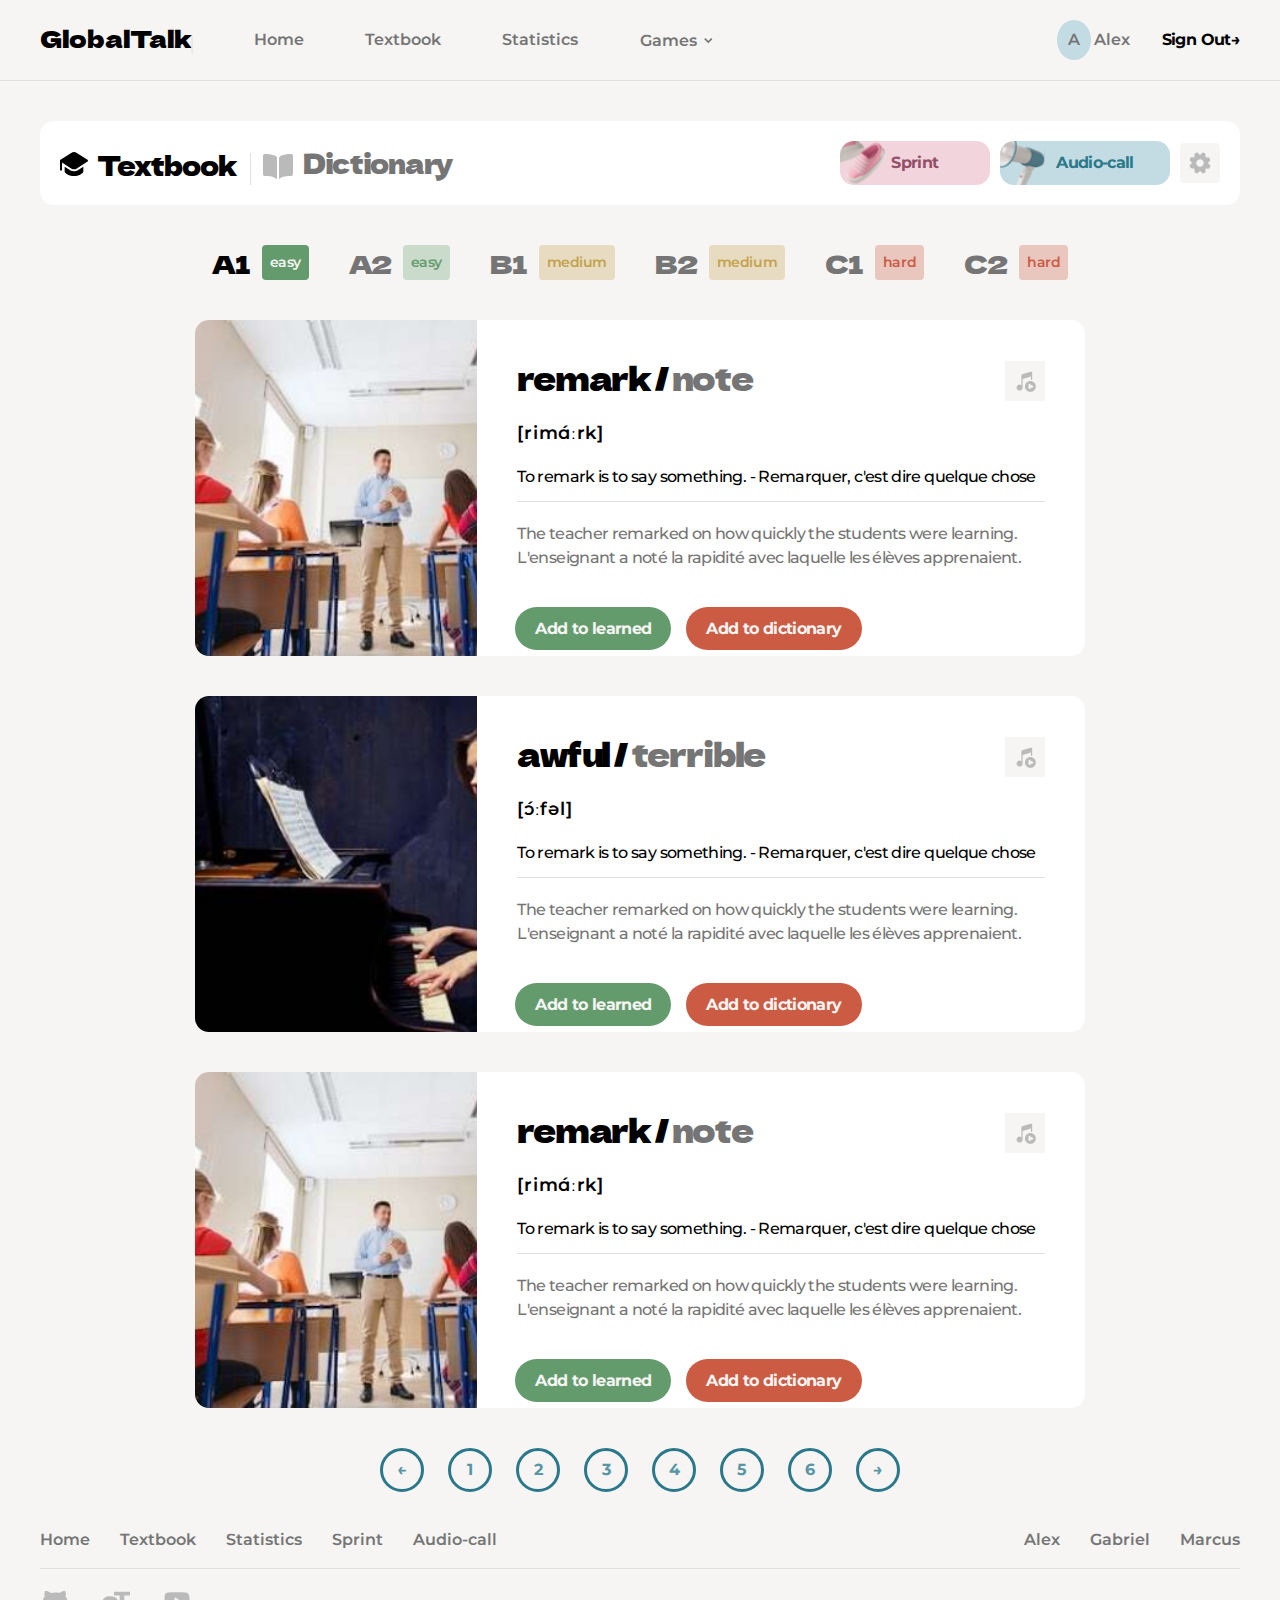
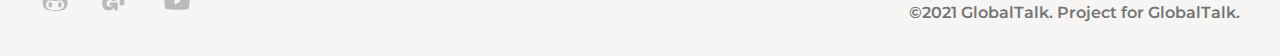
<file: textbook.html>
<!DOCTYPE html>
<html lang="en">
<head>
    <meta charset="UTF-8">
    <meta name="viewport" content="width=device-width, initial-scale=1.0">
    <title>GlobalTalk</title>
    <link rel="stylesheet" href="css/style.min.css">
    <link rel="preconnect" href="https://fonts.googleapis.com">
    <link rel="preconnect" href="https://fonts.gstatic.com" crossorigin>
    <link href="https://fonts.googleapis.com/css2?family=Dela+Gothic+One&family=Roboto&family=Work+Sans:wght@400;500;600&display=swap" rel="stylesheet">
    <link rel="preconnect" href="https://fonts.googleapis.com">
<link rel="preconnect" href="https://fonts.gstatic.com" crossorigin>
<link href="https://fonts.googleapis.com/css2?family=Dela+Gothic+One&family=Montserrat:wght@600;700&family=Roboto&family=Work+Sans:wght@400;500;600&display=swap" rel="stylesheet">
</head>
<body>
    <header class="header">
        <div class="container">
            <nav class="nav">
                <a href="#" class="logo">GlobalTalk</a>
                <ul class="nav__list">
                    <li class="slash">
                        <svg xmlns="http://www.w3.org/2000/svg" width="2" height="18" viewBox="0 0 2 18" fill="none">
                            <path d="M1.04761 0.567383V17.4326" stroke="#E0E0E0" stroke-width="1.20466"/>
                        </svg>
                    </li>
                    <li class="nav__item">
                        <a href="index.html">Home</a>
                    </li>
                    <li class="nav__item">
                        <a href="textbook.html">Textbook</a>
                    </li>
                    <li class="nav__item">
                        <a href="statistics.html">Statistics</a>
                    </li>
                    <li class="nav__item" id="games">
                            <a href="#">
                                <span>Games</span>
                            <svg xmlns="http://www.w3.org/2000/svg" width="15" height="14" viewBox="0 0 15 14" fill="none">
                                <path d="M3.81213 6.60889L7.27431 10.0713L10.7367 6.60889" stroke="#757575" stroke-width="1.6"/>
                            </svg>
                            </a>
                        <ul class="games__menu">
                            <li class="games-item">
                                <a href="sprint.html">Sprint→</a>
                            </li>
                            <li class="games-item">
                                <a href="audiocall.html">Audio call→</a>
                            </li>
                        </ul>
                    </li>
                </ul>
                <span class="account">
                    <a href="#" class="account__data">
                        <span class="account__logo">A</span>
                        <span class="name">Alex</span>
                    </a>
                    <a href="#" class="sign__in">Sign Out→</a>
                </span>
                <div class="burger">
                    <span class= "burger__span"></span>
                    <span class= "burger__span"></span>
                    <span class= "burger__span"></span>
                </div>
            </nav>        
        </div>
    </header>
<main class="textbook-page">
   <div class="container">
        <section class="textbook-main">
           <div class="textbook__header">
                <div class="header-radios">
                    <div class="header-radio-first">
                        <label>
                            <input type="radio" name="mode" class="real-radio" id="textBook" checked>
                            <span class="radio__descr-first">
                                <svg class="svg-hat" xmlns="http://www.w3.org/2000/svg" width="28" height="24" viewBox="0 0 28 24" >
                                    <path d="M4.66667 19.6667V14.6454L10.08 18.1827C11.2456 18.9442 12.6077 19.3498 14 19.3498C15.3923 19.3498 16.7544 18.9442 17.92 18.1827L23.3333 14.6454V19.6667C23.3333 19.8831 23.2632 20.0936 23.1333 20.2667L23.132 20.268L23.1307 20.2707L23.1267 20.276L23.1147 20.2893L23.0987 20.3107L23.0813 20.3333L22.9667 20.468C22.8321 20.6207 22.6911 20.7675 22.544 20.908C22.1747 21.264 21.624 21.7267 20.8773 22.1853C19.3827 23.1053 17.1187 24 14 24C10.8813 24 8.61867 23.1067 7.12133 22.1853C6.52218 21.8202 5.96349 21.3925 5.45467 20.9093C5.25281 20.7146 5.0627 20.508 4.88533 20.2907L4.87333 20.2773L4.86933 20.2707V20.268C4.73872 20.0947 4.66763 19.8837 4.66667 19.6667ZM27.5467 9.50402L16.8267 16.508C15.9862 17.0573 15.004 17.3498 14 17.3498C12.996 17.3498 12.0138 17.0573 11.1733 16.508L2 10.5147V17.6667C2 17.9319 1.89464 18.1863 1.70711 18.3738C1.51957 18.5613 1.26522 18.6667 1 18.6667C0.734784 18.6667 0.48043 18.5613 0.292893 18.3738C0.105357 18.1863 0 17.9319 0 17.6667V9.33335C0 9.21602 0.02 9.10402 0.0573333 9.00002C-0.0177561 8.78749 -0.0188436 8.55583 0.0542469 8.34261C0.127337 8.12939 0.270319 7.94711 0.46 7.82535L11.212 0.932016C12.0441 0.398702 13.0117 0.115234 14 0.115234C14.9883 0.115234 15.9559 0.398702 16.788 0.932016L27.54 7.82535C27.6804 7.91551 27.7961 8.03937 27.8764 8.18566C27.9566 8.33194 27.9991 8.496 27.9997 8.66287C28.0004 8.82974 27.9593 8.99413 27.8801 9.14105C27.801 9.28797 27.6864 9.41275 27.5467 9.50402Z" fill="#BABABA"/>
                                </svg>
                               <span>Textbook</span>
                            </span>
                        </label>
                    </div>
                    <div class="header-radio-second">
                        <label>
                            <input type="radio" name="mode" class="real-radio" id="dict">
                            <span class="radio__descr-second">
                                <svg class="svg-book" xmlns="http://www.w3.org/2000/svg" width="32" height="32" viewBox="0 0 32 32">
                                    <path d="M12.64 4.62498C10.3819 3.54686 7.22563 3.01873 3 2.99998C2.60148 2.99457 2.21078 3.11078 1.88 3.33311C1.6085 3.51663 1.38624 3.76405 1.2328 4.05362C1.07935 4.34319 0.999407 4.66602 1 4.99373V22.875C1 24.0837 1.86 24.9956 3 24.9956C7.44188 24.9956 11.8975 25.4106 14.5663 27.9331C14.6028 27.9678 14.6486 27.9909 14.6982 27.9998C14.7478 28.0086 14.7988 28.0026 14.8451 27.9826C14.8913 27.9626 14.9306 27.9295 14.9581 27.8874C14.9857 27.8453 15.0002 27.796 15 27.7456V6.67623C15.0001 6.53408 14.9697 6.39356 14.9108 6.26417C14.852 6.13478 14.766 6.01954 14.6588 5.92623C14.0474 5.40363 13.3684 4.96593 12.64 4.62498ZM30.12 3.33123C29.7891 3.10946 29.3983 2.9939 29 2.99998C24.7744 3.01873 21.6181 3.54436 19.36 4.62498C18.6316 4.96531 17.9524 5.40215 17.3406 5.92373C17.2336 6.0172 17.1479 6.13249 17.0891 6.26186C17.0304 6.39122 17 6.53166 17 6.67373V27.7444C17 27.7927 17.0142 27.84 17.041 27.8804C17.0677 27.9207 17.1058 27.9522 17.1504 27.9709C17.195 27.9897 17.2441 27.9949 17.2916 27.9858C17.3392 27.9767 17.3829 27.9538 17.4175 27.92C19.0219 26.3262 21.8375 24.9937 29.0025 24.9944C29.5329 24.9944 30.0416 24.7836 30.4167 24.4086C30.7918 24.0335 31.0025 23.5248 31.0025 22.9944V4.99436C31.0032 4.666 30.9231 4.34251 30.7692 4.05246C30.6153 3.7624 30.3923 3.5147 30.12 3.33123Z" fill="#BABABA"/>
                                </svg>
                                <span>Dictionary</span>
                            </span>
                        </label>
                    </div>
                </div>
                <div class="textbook-header__cards">
                    <a class="textbook-sneakers" href="sprint.html" target="_blank">
                        <span class="sneakers__descr">Sprint</span>
                    </a>
                    <a class="textbook-speaker" href="audiocall.html" target="_blank">
                        <span class="speaker__descr speaker__descr-textbook">Audio-call</span>
                    </a>
                    <label class="settings" id="settings">
                        <input type="checkbox" class="settings-btn">
                        <span class="check_pic"></span>
                        <div class="settings-dropdown">
                            <label class="check">
                                <input type="checkbox" class="check__box">
                                <span class="checkSpan"></span>
                                Show words in a list
                                
                            </label>
                            <label class="check">
                                <input type="checkbox" class="check__box">
                                <span class="checkSpan"></span>
                                Display the 'Add' and 'Remove' buttons
                            </label>
                        </div>
                    </label>
               </div>
           </div>
        </section>
        <section class="ChooseALevel">
            <div class="small-container">
                <div class="levelForm">
                    <label class="levelForm-item">
                        <input type="radio" name="level" class="radio-levels" checked>
                        <span class="levelname">A1</span>
                        <span class="difficulty difficulty-easy">easy</span>
                    </label>
                    <label class="levelForm-item">
                        <input type="radio" name="level" class="radio-levels">
                        <span class="levelname">A2</span>
                        <span class="difficulty difficulty-easy">easy</span>
                    </label>
                    <label class="levelForm-item">
                        <input type="radio" name="level" class="radio-levels">
                        <span class="levelname">B1</span>
                        <span class="difficulty difficulty-medium">medium</span>
                    </label>
                    <label class="levelForm-item">
                        <input type="radio" name="level" class="radio-levels">
                        <span class="levelname">B2</span>
                        <span class="difficulty difficulty-medium">medium</span>
                    </label>
                    <label class="levelForm-item">
                        <input type="radio" name="level" class="radio-levels">
                        <span class="levelname">C1</span>
                        <span class="difficulty difficulty-hard">hard</span>
                    </label>
                    <label class="levelForm-item">
                        <input type="radio" name="level" class="radio-levels">
                        <span class="levelname">C2</span>
                        <span class="difficulty difficulty-hard">hard</span>
                    </label>
                </div>
                <div class="cardOfWord" data-index="0">
                    <div class="cardOfWord__img-first"></div>
                    <div class="cardOfWord__desr">
                        <div class="cardOfWord__word">
                            <div class="word__name">
                                <span class="word">remark</span>
                                <span class="slash">/</span>
                                <span class="synonym">note</span>
                            </div>
                            <button class="voice_prounance">
                                <svg xmlns="http://www.w3.org/2000/svg" width="24" height="24" viewBox="0 0 24 24" fill="none">
                                    <path d="M19.184 3.61896C19.1558 3.44975 19.0917 3.28855 18.9959 3.14624C18.9001 3.00392 18.7749 2.88379 18.6288 2.79395C18.4827 2.70411 18.319 2.64664 18.1488 2.62542C17.9785 2.60421 17.8057 2.61973 17.642 2.67096L9.24201 5.29536C8.99776 5.37161 8.78428 5.52394 8.63273 5.7301C8.48118 5.93627 8.3995 6.18548 8.39961 6.44136V16.1998C7.85897 15.7943 7.19725 15.5832 6.52167 15.6008C5.84609 15.6183 5.19622 15.8635 4.67737 16.2965C4.15852 16.7295 3.80107 17.3251 3.66294 17.9866C3.52482 18.6481 3.6141 19.3369 3.91633 19.9414C4.21856 20.5459 4.71603 21.0306 5.32814 21.317C5.94025 21.6034 6.63114 21.6748 7.28887 21.5195C7.9466 21.3642 8.53264 20.9914 8.95203 20.4615C9.37143 19.9316 9.59961 19.2756 9.59961 18.5998V10.0414L17.9996 7.41576V10.8274C18.4112 10.8634 18.8132 10.939 19.1996 11.0482V3.81576C19.1996 3.74856 19.1936 3.68376 19.184 3.61896ZM22.7996 17.3998C22.7996 18.8319 22.2307 20.2054 21.218 21.2181C20.2053 22.2308 18.8318 22.7998 17.3996 22.7998C15.9674 22.7998 14.5939 22.2308 13.5812 21.2181C12.5685 20.2054 11.9996 18.8319 11.9996 17.3998C11.9996 15.9676 12.5685 14.5941 13.5812 13.5814C14.5939 12.5687 15.9674 11.9998 17.3996 11.9998C18.8318 11.9998 20.2053 12.5687 21.218 13.5814C22.2307 14.5941 22.7996 15.9676 22.7996 17.3998ZM20.084 16.8778L16.4912 14.8978C16.3999 14.8473 16.297 14.8214 16.1927 14.8229C16.0884 14.8243 15.9862 14.8529 15.8963 14.9058C15.8064 14.9587 15.7319 15.0342 15.6801 15.1248C15.6282 15.2153 15.6009 15.3178 15.6008 15.4222V19.3822C15.6007 19.4866 15.6279 19.5892 15.6796 19.68C15.7314 19.7707 15.8059 19.8463 15.8958 19.8994C15.9857 19.9525 16.088 19.9812 16.1924 19.9827C16.2968 19.9841 16.3998 19.9583 16.4912 19.9078L20.084 17.9278C20.1778 17.8759 20.256 17.7998 20.3104 17.7075C20.3648 17.6152 20.3935 17.5099 20.3935 17.4028C20.3935 17.2956 20.3648 17.1904 20.3104 17.098C20.256 17.0057 20.1778 16.9296 20.084 16.8778Z" fill="#BABABA"/>
                                </svg>
                            </button>
                        </div>
                        <div class="transcriptionAndState">
                            <span class="transcription">
                                [rimɑ́ːrk]
                            </span>
                            <span class="word__statement-compound">compound</span>
                            <span class="word__statement-learned">learned</span>
                        </div>
                        <span class="word__meaning">
                            To remark is to say something. - Remarquer, c'est dire quelque chose
                        </span>
                        <span class="word__example">
                            The teacher remarked on how quickly the students were learning. L'enseignant a noté la rapidité avec laquelle les élèves apprenaient.
                        </span>
                        <div class="addTheWord">
                            <label class="addToLearned">
                                <input type="checkbox" class="addToLearned__check">
                                <span class="addToLearned-btn">Add to learned</span>
                            </label>
                            <label class="addToDictionary">
                                <input type="checkbox" class="addToDictionary__check">
                                <span class="addToDictionary-btn">Add to dictionary</span>
                            </label>
                        </div>
                    </div>
                </div>
                <div class="cardOfWord" data-index="1">
                    <div class="cardOfWord__img-second"></div>
                    <div class="cardOfWord__desr">
                        <div class="cardOfWord__word">
                            <div class="word__name">
                                <span class="word">awful</span>
                                <span class="slash">/</span>
                                <span class="synonym">terrible</span>
                            </div>
                            <button class="voice_prounance">
                                <svg xmlns="http://www.w3.org/2000/svg" width="24" height="24" viewBox="0 0 24 24" fill="none">
                                    <path d="M19.184 3.61896C19.1558 3.44975 19.0917 3.28855 18.9959 3.14624C18.9001 3.00392 18.7749 2.88379 18.6288 2.79395C18.4827 2.70411 18.319 2.64664 18.1488 2.62542C17.9785 2.60421 17.8057 2.61973 17.642 2.67096L9.24201 5.29536C8.99776 5.37161 8.78428 5.52394 8.63273 5.7301C8.48118 5.93627 8.3995 6.18548 8.39961 6.44136V16.1998C7.85897 15.7943 7.19725 15.5832 6.52167 15.6008C5.84609 15.6183 5.19622 15.8635 4.67737 16.2965C4.15852 16.7295 3.80107 17.3251 3.66294 17.9866C3.52482 18.6481 3.6141 19.3369 3.91633 19.9414C4.21856 20.5459 4.71603 21.0306 5.32814 21.317C5.94025 21.6034 6.63114 21.6748 7.28887 21.5195C7.9466 21.3642 8.53264 20.9914 8.95203 20.4615C9.37143 19.9316 9.59961 19.2756 9.59961 18.5998V10.0414L17.9996 7.41576V10.8274C18.4112 10.8634 18.8132 10.939 19.1996 11.0482V3.81576C19.1996 3.74856 19.1936 3.68376 19.184 3.61896ZM22.7996 17.3998C22.7996 18.8319 22.2307 20.2054 21.218 21.2181C20.2053 22.2308 18.8318 22.7998 17.3996 22.7998C15.9674 22.7998 14.5939 22.2308 13.5812 21.2181C12.5685 20.2054 11.9996 18.8319 11.9996 17.3998C11.9996 15.9676 12.5685 14.5941 13.5812 13.5814C14.5939 12.5687 15.9674 11.9998 17.3996 11.9998C18.8318 11.9998 20.2053 12.5687 21.218 13.5814C22.2307 14.5941 22.7996 15.9676 22.7996 17.3998ZM20.084 16.8778L16.4912 14.8978C16.3999 14.8473 16.297 14.8214 16.1927 14.8229C16.0884 14.8243 15.9862 14.8529 15.8963 14.9058C15.8064 14.9587 15.7319 15.0342 15.6801 15.1248C15.6282 15.2153 15.6009 15.3178 15.6008 15.4222V19.3822C15.6007 19.4866 15.6279 19.5892 15.6796 19.68C15.7314 19.7707 15.8059 19.8463 15.8958 19.8994C15.9857 19.9525 16.088 19.9812 16.1924 19.9827C16.2968 19.9841 16.3998 19.9583 16.4912 19.9078L20.084 17.9278C20.1778 17.8759 20.256 17.7998 20.3104 17.7075C20.3648 17.6152 20.3935 17.5099 20.3935 17.4028C20.3935 17.2956 20.3648 17.1904 20.3104 17.098C20.256 17.0057 20.1778 16.9296 20.084 16.8778Z" fill="#BABABA"/>
                                </svg>
                            </button>
                        </div>
                        <div class="transcriptionAndState">
                            <span class="transcription">
                                [ɔ́ːfəl]
                            </span>
                            <span class="word__statement-compound">compound</span>
                            <span class="word__statement-learned">learned</span>
                        </div>
                        <span class="word__meaning">
                            To remark is to say something. - Remarquer, c'est dire quelque chose
                        </span>
                        <span class="word__example">
                            The teacher remarked on how quickly the students were learning. L'enseignant a noté la rapidité avec laquelle les élèves apprenaient.
                        </span>
                        <div class="addTheWord">
                            <label class="addToLearned">
                                <input type="checkbox" class="addToLearned__check">
                                <span class="addToLearned-btn">Add to learned</span>
                            </label>
                            <label class="addToDictionary">
                                <input type="checkbox" class="addToDictionary__check">
                                <span class="addToDictionary-btn">Add to dictionary</span>
                            </label>
                        </div>
                    </div>
                </div>
                <div class="cardOfWord" data-index="2">
                    <div class="cardOfWord__img-third"></div>
                    <div class="cardOfWord__desr">
                        <div class="cardOfWord__word">
                            <div class="word__name">
                                <span class="word">remark</span>
                                <span class="slash">/</span>
                                <span class="synonym">note</span>
                            </div>
                            <button class="voice_prounance">
                                <svg xmlns="http://www.w3.org/2000/svg" width="24" height="24" viewBox="0 0 24 24" fill="none">
                                    <path d="M19.184 3.61896C19.1558 3.44975 19.0917 3.28855 18.9959 3.14624C18.9001 3.00392 18.7749 2.88379 18.6288 2.79395C18.4827 2.70411 18.319 2.64664 18.1488 2.62542C17.9785 2.60421 17.8057 2.61973 17.642 2.67096L9.24201 5.29536C8.99776 5.37161 8.78428 5.52394 8.63273 5.7301C8.48118 5.93627 8.3995 6.18548 8.39961 6.44136V16.1998C7.85897 15.7943 7.19725 15.5832 6.52167 15.6008C5.84609 15.6183 5.19622 15.8635 4.67737 16.2965C4.15852 16.7295 3.80107 17.3251 3.66294 17.9866C3.52482 18.6481 3.6141 19.3369 3.91633 19.9414C4.21856 20.5459 4.71603 21.0306 5.32814 21.317C5.94025 21.6034 6.63114 21.6748 7.28887 21.5195C7.9466 21.3642 8.53264 20.9914 8.95203 20.4615C9.37143 19.9316 9.59961 19.2756 9.59961 18.5998V10.0414L17.9996 7.41576V10.8274C18.4112 10.8634 18.8132 10.939 19.1996 11.0482V3.81576C19.1996 3.74856 19.1936 3.68376 19.184 3.61896ZM22.7996 17.3998C22.7996 18.8319 22.2307 20.2054 21.218 21.2181C20.2053 22.2308 18.8318 22.7998 17.3996 22.7998C15.9674 22.7998 14.5939 22.2308 13.5812 21.2181C12.5685 20.2054 11.9996 18.8319 11.9996 17.3998C11.9996 15.9676 12.5685 14.5941 13.5812 13.5814C14.5939 12.5687 15.9674 11.9998 17.3996 11.9998C18.8318 11.9998 20.2053 12.5687 21.218 13.5814C22.2307 14.5941 22.7996 15.9676 22.7996 17.3998ZM20.084 16.8778L16.4912 14.8978C16.3999 14.8473 16.297 14.8214 16.1927 14.8229C16.0884 14.8243 15.9862 14.8529 15.8963 14.9058C15.8064 14.9587 15.7319 15.0342 15.6801 15.1248C15.6282 15.2153 15.6009 15.3178 15.6008 15.4222V19.3822C15.6007 19.4866 15.6279 19.5892 15.6796 19.68C15.7314 19.7707 15.8059 19.8463 15.8958 19.8994C15.9857 19.9525 16.088 19.9812 16.1924 19.9827C16.2968 19.9841 16.3998 19.9583 16.4912 19.9078L20.084 17.9278C20.1778 17.8759 20.256 17.7998 20.3104 17.7075C20.3648 17.6152 20.3935 17.5099 20.3935 17.4028C20.3935 17.2956 20.3648 17.1904 20.3104 17.098C20.256 17.0057 20.1778 16.9296 20.084 16.8778Z" fill="#BABABA"/>
                                </svg>
                            </button>
                        </div>
                        <div class="transcriptionAndState">
                            <span class="transcription">
                                [rimɑ́ːrk]
                            </span>
                            <span class="word__statement-compound">compound</span>
                            <span class="word__statement-learned">learned</span>
                        </div>
                        <span class="word__meaning">
                            To remark is to say something. - Remarquer, c'est dire quelque chose
                        </span>
                        <span class="word__example">
                            The teacher remarked on how quickly the students were learning. L'enseignant a noté la rapidité avec laquelle les élèves apprenaient.
                        </span>
                        <div class="addTheWord">
                            <label class="addToLearned">
                                <input type="checkbox" class="addToLearned__check">
                                <span class="addToLearned-btn">Add to learned</span>
                            </label>
                            <label class="addToDictionary">
                                <input type="checkbox" class="addToDictionary__check">
                                <span class="addToDictionary-btn">Add to dictionary</span>
                            </label>
                        </div>
                    </div>
                </div>
                <div class="otherPagesLinks">
                    <ul class="textbook_pages">
                        <li class="textbook_pages-item">
                            <a href="#" class="page_link">←</a>
                        </li>
                        <li class="textbook_pages-item page__number">
                            <a href="#" class="page_link">1</a>
                        </li>
                        <li class="textbook_pages-item page__number">
                            <a href="3" class="page_link">2</a>
                        </li>
                        <li class="textbook_pages-item page__number">
                            <a href="#" class="page_link">3</a>
                        </li>
                        <li class="textbook_pages-item page__number">
                            <a href="#" class="page_link">4</a>
                        </li>
                        <li class="textbook_pages-item page__number">
                            <a href="#" class="page_link">5</a>
                        </li>
                        <li class="textbook_pages-item page__number">
                            <a href="#" class="page_link">6</a>
                        </li>
                        <li class="textbook_pages-item">
                            <a href="#" class="page_link">→</a>
                        </li>   
                    </ul>
                </div>
            </div>
        </section>
        <section class="dictionary">
            <div class="small-container">
                <div class="words__storage" id="words__storage"></div>
                <div class="dictionary-nowords" id="dictionaryNowords">
                    <img src="images/src/nowords.png" alt="" class="nowords__pic">
                    <div class="nowords__content">
                        <span class="nowords__heading">No words in this section yet</span>
                        <span class="nowords__descr">To save difficult words for further study, go to the textbook and select 'add to dictionary'</span>
                        <button class="toTextbook" id="toTextbook">To Textbook</button>
                    </div>
                </div>
            </div>
        </section>
   </div>
</main>
<script src="js/main.min.js"></script>
</body>
<footer class="footer">
    <div class="container">
        <div class="upperFooter">
            <ul class="upperFooter__list">
                <li class="upperList-item">
                    <a href="index.html">Home</a>
                </li>
                <li class="upperList-item">
                    <a href="textbook.html">Textbook</a>
                </li>
                <li class="upperList-item">
                    <a href="#">Statistics</a>
                </li>
                <li class="upperList-item">
                    <a href="sprint.html">Sprint</a>
                </li>
                <li class="upperList-item">
                    <a href="audiocall.html">Audio-call</a>
                </li>
            </ul>
            <ul class="upperFooter__list">
                <li class="upperList-item">
                    <a href="#">Alex</a>
                </li>
                <li class="upperList-item">
                    <a href="#">Gabriel</a>
                </li>
                <li class="upperList-item">
                    <a href="#">Marcus</a>
                </li>
            </ul>
        </div>
        <div class="lowerFooter">
            <ul class="lowerFooter__list">
                <li class="lowerList-item">
                    <a href="#">
                        <svg class="footerIcon" xmlns="http://www.w3.org/2000/svg" width="31" height="24" viewBox="0 0 31 24" fill="none">
                            <path class="footerIcon" d="M12.2615 15.7617C12.2615 16.8432 11.6981 18.613 10.3646 18.613C9.031 18.613 8.4676 16.8432 8.4676 15.7617C8.4676 14.6801 9.031 12.9104 10.3646 12.9104C11.6981 12.9104 12.2615 14.6801 12.2615 15.7617ZM27.4527 13.1484C27.4527 14.7992 27.2873 16.5483 26.5482 18.0645C24.5892 22.0284 19.2033 21.9352 15.3473 21.9352C11.4293 21.9352 5.72295 22.0749 3.68644 18.0645C2.93179 16.5638 2.64233 14.7992 2.64233 13.1484C2.64233 10.9802 3.3608 8.93093 4.7874 7.26982C4.51862 6.4522 4.3894 5.59318 4.3894 4.74452C4.3894 3.63193 4.64267 3.07305 5.14405 2.06396C7.48552 2.06396 8.98448 2.5297 10.7677 3.9269C12.2667 3.56983 13.807 3.40941 15.3525 3.40941C16.7481 3.40941 18.154 3.55948 19.5082 3.8855C21.2656 2.50382 22.7646 2.06396 25.0802 2.06396C25.5868 3.07305 25.8349 3.63193 25.8349 4.74452C25.8349 5.59318 25.7005 6.43668 25.4369 7.23877C26.8583 8.91541 27.4527 10.9802 27.4527 13.1484ZM24.1291 15.7617C24.1291 13.4899 22.7491 11.4873 20.3301 11.4873C19.3531 11.4873 18.4176 11.6632 17.4355 11.7978C16.6654 11.9168 15.8952 11.9634 15.1044 11.9634C14.3187 11.9634 13.5486 11.9168 12.7732 11.7978C11.8067 11.6632 10.8608 11.4873 9.87869 11.4873C7.45968 11.4873 6.0796 13.4899 6.0796 15.7617C6.0796 20.3052 10.2353 21.0038 13.8535 21.0038H16.3449C19.9786 21.0038 24.1291 20.3103 24.1291 15.7617ZM19.8597 12.9104C18.5261 12.9104 17.9627 14.6801 17.9627 15.7617C17.9627 16.8432 18.5261 18.613 19.8597 18.613C21.1933 18.613 21.7567 16.8432 21.7567 15.7617C21.7567 14.6801 21.1933 12.9104 19.8597 12.9104Z" fill="#BABABA"/>
                        </svg>
                    </a>
                </li>
                <li class="lowerList-item">
                    <a href="#">
                        <svg class="footerIcon" xmlns="http://www.w3.org/2000/svg" width="31" height="24" viewBox="0 0 31 24" fill="none">
                            <path class="footerIcon" d="M8.75588 13.4868H16.6924V21.1817H13.4211L13.0308 17.8918C12.6591 19.069 11.9962 19.9426 11.042 20.5126C10.0879 21.0825 8.92316 21.3675 7.54774 21.3675C6.29623 21.3675 5.18103 21.0887 4.20213 20.5311C3.23562 19.9735 2.47356 19.1743 1.91596 18.1335C1.37075 17.0926 1.09814 15.8783 1.09814 14.4905C1.09814 12.2724 1.76107 10.5191 3.08692 9.23041C4.41278 7.94173 6.47591 7.29739 9.27631 7.29739C10.8748 7.29739 12.2812 7.5576 13.4955 8.07803C14.7222 8.59846 15.7631 9.40388 16.6181 10.4943C16.0605 10.7793 14.97 11.3493 13.3468 12.2043L12.8821 12.4645C12.3989 11.9812 11.8351 11.6219 11.1907 11.3865C10.5464 11.1386 9.86489 11.0147 9.1462 11.0147C7.95665 11.0147 7.07068 11.3307 6.4883 11.9627C5.90591 12.5822 5.61472 13.3505 5.61472 14.2674C5.61472 15.2587 5.9245 16.0579 6.54406 16.6651C7.17601 17.2723 8.13632 17.5758 9.425 17.5758C9.9826 17.5758 10.5216 17.4953 11.042 17.3342C11.5749 17.1731 12.0209 16.8943 12.3803 16.4978H8.75588V13.4868Z" fill="#BABABA"/>
                            <path class="footerIcon" d="M28.9968 6.53627C27.0514 6.47432 25.1618 6.43714 23.3279 6.42475V16.127H18.6812V6.42475C16.8349 6.43714 14.9515 6.47432 13.0308 6.53627V2.63306H28.9968V6.53627Z" fill="#BABABA"/>
                        </svg>
                    </a>
                </li>
                <li class="lowerList-item">
                    <a href="#">
                        <svg class="footerIcon" xmlns="http://www.w3.org/2000/svg" width="31" height="24" viewBox="0 0 31 24" fill="none">
                            <path class="footerIcon" fill-rule="evenodd" clip-rule="evenodd" d="M24.7748 3.68454C25.873 3.99832 26.6575 4.78277 26.9713 5.88101C27.5988 7.92058 27.5988 11.9997 27.5988 11.9997C27.5988 11.9997 27.5988 16.0789 27.1282 18.1185C26.8144 19.2167 26.0299 20.0011 24.9317 20.3149C22.8921 20.7856 15.0476 20.7856 15.0476 20.7856C15.0476 20.7856 7.04616 20.7856 5.16347 20.3149C4.06524 20.0011 3.28079 19.2167 2.96701 18.1185C2.49634 16.0789 2.49634 11.9997 2.49634 11.9997C2.49634 11.9997 2.49633 7.92058 2.81011 5.88101C3.12389 4.78277 3.90836 3.99832 5.00659 3.68454C7.04617 3.21387 14.8907 3.21387 14.8907 3.21387C14.8907 3.21387 22.8921 3.21387 24.7748 3.68454ZM12.5373 8.92363C12.5373 8.6165 12.8691 8.42396 13.1358 8.57633L18.519 11.6524C18.7877 11.806 18.7877 12.1935 18.519 12.347L13.1358 15.4231C12.8691 15.5755 12.5373 15.383 12.5373 15.0758V8.92363Z" fill="#BABABA"/>
                          </svg>
                    </a>
                </li>
            </ul>
            <span class="rights">©2021 GlobalTalk. Project for GlobalTalk.</span>
        </div>
    </div>
</footer>
</file>
<file: css/style.min.css>
html,body,div,span,applet,object,iframe,h1,h2,h3,h4,h5,h6,p,blockquote,pre,a,abbr,acronym,address,big,cite,code,del,dfn,em,img,ins,kbd,q,s,samp,small,strike,strong,sub,sup,tt,var,b,u,i,center,dl,dt,dd,ol,ul,li,fieldset,form,label,legend,table,caption,tbody,tfoot,thead,tr,th,td,article,aside,canvas,details,embed,figure,figcaption,footer,header,hgroup,main,menu,nav,output,ruby,section,summary,time,mark,audio,video{margin:0;padding:0;border:0;font-size:100%;font:inherit;vertical-align:baseline}article,aside,details,figcaption,figure,footer,header,hgroup,main,menu,nav,section{display:block}*[hidden]{display:none}body{line-height:1}menu,ol,ul{list-style:none}blockquote,q{quotes:none}blockquote:before,blockquote:after,q:before,q:after{content:"";content:none}table{border-collapse:collapse;border-spacing:0}html{height:100%;box-sizing:border-box;font-size:16px;position:relative}*,*:after,*:before{box-sizing:inherit}body{height:100%;margin:0}a{text-decoration:none;color:inherit}img{max-width:100%}.header{background-color:#f6f5f4;border-bottom:1px solid #e0e0e0}.container{display:block;margin:0 auto;max-width:1200px}.nav{max-width:100%;display:flex;justify-content:space-between;align-items:center}.burger{display:none;position:relative;z-index:50;align-items:center;justify-content:flex-end;width:30px;height:18px}.burger span{height:2px;width:100%;transform:scale(1);background-color:#000}.burger::before,.burger::after{content:"";position:absolute;height:2px;width:100%;background-color:#000;transition:all .3s ease 0s}.burger::before{top:0}.burger::after{bottom:0}.burger.active span{transform:scale(0)}.burger.active::before{top:50%;transform:rotate(-45deg) translate(0, -50%);background-color:#fff}.burger.active::after{bottom:50%;transform:rotate(45deg) translate(0, 50%);background-color:#fff}.logo{font-family:Dela Gothic One,sans-serif;font-style:normal;font-weight:400;font-size:1.5em;color:#000}.logo::after{content:"";display:block;height:5px;color:#e0e0e0}.nav__list{margin:24px 0 24px 0;width:50%;display:flex;align-items:center;justify-content:space-between;list-style-type:none}.nav__list .nav__item a{font-family:Montserrat,sans-serif;font-size:1em;font-weight:600;color:#757575}.nav__list .nav__item>a:hover{transition:linear 300ms;color:#000}.games__menu{display:none}.nav__item.active .games__menu{font-family:Montserrat;font-size:1em;font-style:normal;font-weight:600;color:#757575;display:flex;flex-direction:column;position:absolute;z-index:5;top:10%;width:200px;border-radius:5%;padding:2%;background-color:#fff;color:#757575;row-gap:20px}.games-item{row-gap:20px}.account{display:flex;justify-content:flex-end;align-items:center;width:50%}.account__data{width:20%;padding-right:6%;display:flex;justify-content:center;align-items:center}.account__logo{background-color:#c3dce3;background-repeat:no-repeat;background-size:cover;border-radius:100%;width:40px;height:40px;margin-right:5%;font-family:Montserrat,sans-serif;font-weight:600;font-size:1em;color:#757575;display:flex;justify-content:center;align-items:center}.account__logo:hover{border:4px solid rgba(100,100,100,.1)}.name{font-family:Montserrat,sans-serif;font-weight:600;font-size:1em;color:#757575}.name:hover{transition:linear 300ms;color:#000}.sign__in{font-family:Montserrat,sans-serif;font-weight:700;font-size:1em;color:#000;letter-spacing:-0.64px}.learning{position:relative;padding-top:100px;background-color:#f6f5f4}.learning__content{display:flex;flex-direction:column;max-width:45%}.heading__blue{font-family:Montserrat;font-size:1em;font-style:normal;font-weight:700;color:#2b788b;text-transform:uppercase}.big__header__learning{font-family:Dela Gothic One;font-size:3.5em;font-style:normal;font-weight:400;line-height:1.1;letter-spacing:-2.24px;margin-top:24px;margin-bottom:0}.descr{font-family:Montserrat;font-size:1em;font-style:normal;font-weight:600;color:#757575;margin-bottom:0;max-width:70%;margin-top:30px}.about__btn{border-radius:100px;background-color:#c3dce3;display:flex;justify-content:center;align-items:center;color:#2b788b;font-family:Montserrat;font-size:1em;font-style:normal;font-weight:700;padding:2% 5%;width:50%;max-width:35%;border:none;cursor:pointer;max-width:40%;padding:2% 0;margin-top:32px}.about__btn:hover{box-shadow:4px 4px 4px 4px #2b788b;transition:300ms ease}.about__btn:active{box-shadow:.5px .5px .5px .5px #235764;transition:600ms ease}.words{font-family:Dela Gothic One;font-size:2.5em;font-style:normal;font-weight:400}.bluetext{color:#2b788b}.stat__descr{font-family:Montserrat;font-size:1em;font-style:normal;font-weight:600}.pop__words-descr{padding-left:20%}.stat__mainPG{margin:50px 0 30% 0;display:flex;flex-direction:row;align-items:center;justify-content:flex-start;gap:10%}.learning__pic{width:55%;position:absolute;top:109px}.boy__learning{position:absolute;top:20%;transform:translateX(75%);z-index:1}.front__plant{position:absolute;top:20%;transform:translateX(120%);z-index:2}.backtoy{position:absolute;z-index:0;right:15%;animation:3000ms linear infinite animMove}@keyframes animMove{0%{transform:translateY(60%)}25%{transform:translateY(70%)}50%{transform:translateY(100%)}75%{transform:translateY(70%)}100%{transform:translateY(60%)}}.girlLearns{background-color:#fff}.girlLearns__content{display:flex;align-items:center}.girl_girlLearns{max-width:50%;margin:5% auto 5% auto}.girlLearns__text{display:flex;flex-direction:column;flex-wrap:wrap;justify-content:center;align-items:flex-start;row-gap:30px;max-width:50%}.girlLearns__subtitle{font-family:Dela Gothic One;font-size:3em;font-style:normal;font-weight:400;line-height:100%;letter-spacing:-1.92px;color:#000;max-width:76%}.girlLearns__descr{font-family:Montserrat;font-size:1em;font-style:normal;font-weight:600;color:#757575;max-width:65%}.girlLearns__cards{width:100%;display:flex;flex-direction:row;flex-grow:1;justify-content:flex-start;align-items:center;-moz-column-gap:3.333%;column-gap:3.333%;margin-top:3%}.sneakers{position:relative;height:112px;display:flex;flex-direction:column;justify-content:flex-end;align-items:center;border-radius:14px;font-family:Montserrat;font-size:16px;font-style:normal;font-weight:700;line-height:100%;letter-spacing:-0.64px;padding-bottom:2.5%;background-color:#f2d4dc;color:#945069;width:21.7%}.speaker{position:relative;height:112px;display:flex;flex-direction:column;justify-content:flex-end;align-items:center;border-radius:14px;font-family:Montserrat;font-size:16px;font-style:normal;font-weight:700;line-height:100%;letter-spacing:-0.64px;padding-bottom:2.5%;background-color:#c3dce3;color:#2b788b;width:29%}.arrow{font-size:1.5em}.sneakers__img{position:absolute;z-index:2;transform:translateY(-20%);transition:transform 300ms ease}.sneakers__img:hover{transform:scale(1.3) translateY(-22%)}.speaker__img{position:absolute;z-index:2;transform:translateY(-20%);transition:transform 300ms ease}.speaker__img:hover{transform:scale(1.3) translateY(-22%)}.increase{background-color:#f6f5f4}.increase__subtitle{font-family:Dela Gothic One;font-size:3em;font-style:normal;font-weight:400;line-height:100%;letter-spacing:-1.92px;color:#000;position:relative;z-index:1}.increase__descr{font-family:Montserrat;font-size:1em;font-style:normal;font-weight:600;color:#757575;position:relative;z-index:1}.textbook{border-radius:100px;background-color:#c3dce3;display:flex;justify-content:center;align-items:center;color:#2b788b;font-family:Montserrat;font-size:1em;font-style:normal;font-weight:700;padding:2% 5%;width:50%;max-width:35%;border:none;cursor:pointer}.textbook:hover{box-shadow:4px 4px 4px 4px #2b788b;transition:300ms ease}.textbook:active{box-shadow:.5px .5px .5px .5px #235764;transition:600ms ease}.increase__content{display:flex;align-items:center}.increase__text{display:flex;flex-direction:column;flex-wrap:wrap;justify-content:center;align-items:flex-start;row-gap:30px;max-width:50%}.increase__girl{max-width:50%;margin:5% auto 0 auto}.watchProgress{background-color:#fff}.watchProgress__content{display:flex;align-items:center}.watchProgress__couple{max-width:50%;margin:5% auto 5% auto}.watchProgress__text{display:flex;flex-direction:column;flex-wrap:wrap;justify-content:center;align-items:flex-start;row-gap:30px;max-width:50%}.watchProgress__subtitle{font-family:Dela Gothic One;font-size:3em;font-style:normal;font-weight:400;line-height:100%;letter-spacing:-1.92px;color:#000}.watchProgress__descr{font-family:Montserrat;font-size:1em;font-style:normal;font-weight:600;color:#757575}.statistics{border-radius:100px;background-color:#c3dce3;display:flex;justify-content:center;align-items:center;color:#2b788b;font-family:Montserrat;font-size:1em;font-style:normal;font-weight:700;padding:2% 5%;width:50%;max-width:35%;border:none;cursor:pointer}.statistics:hover{box-shadow:4px 4px 4px 4px #2b788b;transition:300ms ease}.statistics:active{box-shadow:.5px .5px .5px .5px #235764;transition:600ms ease}.footer{background-color:#f6f5f4}.upperFooter,.lowerFooter{display:flex;align-items:center;justify-content:space-between;flex-direction:row}.upperFooter{border-bottom:1px solid #e0e0e0}.upperFooter__list,.lowerFooter__list{font-family:Montserrat;font-size:1em;font-style:normal;font-weight:600;color:#757575;display:flex;align-items:center;flex-direction:row;-moz-column-gap:30px;column-gap:30px}.upperFooter__list{padding:40px 0 20px 0}.lowerFooter__list{padding:20px 0 40px 0}.lowerList-item>a:hover,.upperList-item>a:hover{transition:linear 300ms;color:#000}.rights{font-family:Montserrat;font-size:1em;font-style:normal;font-weight:600;color:#757575}.footerIcon:hover{transition:linear 300ms;fill:#000}.mainGame{background-color:#f6f5f4}.gameBackground{background-color:#f6f5f4;display:flex;justify-content:center;align-items:center}.game__content{position:relative;display:flex;background-color:#fff;max-width:700px;height:400px;padding:20px 40px;margin:100px;border-radius:14px}.sprintGirl{max-width:35%}.game__text{display:flex;flex-direction:column;max-width:65%}.games__heading{display:flex;align-items:center;justify-content:flex-start}.gamesBigHeading{font-family:Dela Gothic One;font-size:3.5em;font-style:normal;font-weight:400;line-height:1.1;letter-spacing:-2.24px;margin-top:24px;margin-bottom:0}.games__addBlueEl{color:#2b788b;background-color:#c3dce3;font-family:Montserrat;font-size:.6em;font-style:normal;font-weight:600;line-height:140%;letter-spacing:-0.48px;padding:4px 8px;margin:5% 0 0 3%;border-radius:6px}.gamesdescr{font-family:Montserrat;font-size:1em;font-style:normal;font-weight:600;color:#757575;margin-top:5%}.chooseLevel{font-family:Montserrat;font-size:1em;font-style:normal;font-weight:600;color:#757575;margin-top:7%}.label-form{display:flex;line-height:10%;margin-bottom:5%}label{cursor:pointer}.real-radio{width:0;height:0;position:absolute;opacity:0}.levels{display:flex;align-items:center;-moz-column-gap:24px;column-gap:24px}.level__item{display:flex;align-items:center;justify-content:center;width:47px;height:46px;padding:14px 13px;background:rgba(0,0,0,0);border:3px solid;border-radius:100%;cursor:pointer;font-family:Montserrat;font-size:16px;font-style:normal;font-weight:700;line-height:100%;letter-spacing:-0.64px}.level__item-green{color:#639b6d;border-color:#639b6d}.level__item-green:hover{background-color:rgba(99,155,109,.3)}.level__item-yellow{color:#c4a24c;border-color:#c4a24c}.level__item-yellow:hover{background-color:rgba(196,162,76,.3)}.level__item-red{color:#cb5b43;border-color:#cb5b43}.level__item-red:hover{background-color:rgba(203,91,67,.3)}.level__item-darkRed{color:#a95151;border-color:#a95151}.level__item-darkRed:hover{background-color:rgba(169,81,81,.3)}.level__item-purple{color:#a15993;border-color:#a15993}.level__item-purple:hover{background-color:rgba(161,89,147,.3)}.level__item-blue{color:#5996a5;border-color:#5996a5}.level__item-blue:hover{background-color:rgba(89,150,165,.3)}.real-radio:checked+.level__item-green{background-color:rgba(99,155,109,.3)}.real-radio:checked+.level__item-yellow{background-color:rgba(196,162,76,.3)}.real-radio:checked+.level__item-red{background-color:rgba(203,91,67,.3)}.real-radio:checked+.level__item-darkRed{background-color:rgba(169,81,81,.3)}.real-radio:checked+.level__item-purple{background-color:rgba(161,89,147,.3)}.real-radio:checked+.level__item-blue{background-color:rgba(89,150,165,.3)}#sprintSelect{display:none}.select__level{width:100%;border:2px solid #639b6d;border-radius:7px;background-color:rgba(99,155,109,.3);color:#639b6d;font-family:Montserrat;font-size:1rem;font-style:normal;font-weight:700;line-height:100%;letter-spacing:-0.64px}.select__level:focus-visible{outline:none}.a1{border:2px solid #639b6d;background-color:rgba(99,155,109,.3);color:#639b6d}.a2{border:2px solid #c4a24c;background-color:rgba(196,162,76,.3);color:#c4a24c}.b1{border:2px solid #cb5b43;background-color:rgba(203,91,67,.3);color:#cb5b43}.b2{border:2px solid #a95151;background-color:rgba(169,81,81,.3);color:#a95151}.c1{border:2px solid #a15993;background-color:rgba(161,89,147,.3);color:#a15993}.c2{border:2px solid #5996a5;background-color:rgba(89,150,165,.3);color:#5996a5}.getStarted{max-width:35%;background-color:#2b788b;border:none;border-radius:100px;padding:3.5% 5.5%;margin-top:5%;cursor:pointer;color:#fff;font-family:Montserrat;font-size:1em;font-style:normal;font-weight:700;line-height:100%;letter-spacing:-0.64px}.getStarted:hover{box-shadow:3px 3px 3px 3px #235764;transition:300ms ease}.getStarted:active{box-shadow:1.5px 1.5px 1.5px 1.5px #235764}.audiocallHeading{font-size:3em}.note__first{position:absolute;z-index:5;top:40px;left:30px}.note__second{position:absolute;z-index:5;top:10px;left:150px}.note__third{position:absolute;z-index:5;top:75px;left:180px}.textbook-page{padding-top:40px;background-color:#f6f5f4}.textbook__header{position:relative;z-index:2;display:flex;align-items:center;justify-content:space-between;width:100%;background-color:#fff;border-radius:14px}.header-radios{display:flex;align-items:center;justify-content:space-between;width:36%;height:84px;padding:20px}.header-radio-first,.header-radio-second{color:#757575;font-family:Dela Gothic One;font-size:26px;font-style:normal;font-weight:400;line-height:100%;letter-spacing:-1.04px}.radio__descr-first,.radio__descr-second{vertical-align:middle;position:relative}.radio__descr-first::after{position:absolute;top:7px;left:190px;content:" ";display:block;width:1.219px;height:32px;background-color:#e0e0e0}.radio__descr-first span{margin-left:5px}.radio__descr-second{display:block;position:relative}.svg-book{position:absolute;top:1px;left:-41px}.real-radio:checked+.radio__descr-first .svg-hat path,.real-radio:checked+.radio__descr-second .svg-book path,.real-radio:checked+.radio__descr-first span,.real-radio:checked+.radio__descr-second span{fill:#000;color:#000;font-family:Dela Gothic One;font-style:normal;font-weight:400;line-height:100%;letter-spacing:-1.04px}.textbook-header__cards{width:64%;display:flex;flex-direction:row;align-items:center;justify-content:flex-end;-moz-column-gap:10px;column-gap:10px;padding:20px}.textbook-sneakers{position:relative;height:112px;display:flex;flex-direction:column;justify-content:flex-end;align-items:center;border-radius:14px;font-family:Montserrat;font-size:16px;font-style:normal;font-weight:700;line-height:100%;letter-spacing:-0.64px;padding-bottom:2.5%;background-color:#f2d4dc;color:#945069;border-radius:14px;width:150px;height:44px;padding:0;display:flex;align-items:center;justify-content:center;flex-direction:row;background-image:url("../images/src/sneakers__pink.svg");background-size:63px;background-repeat:no-repeat;background-position:-19%}.textbook-speaker{position:relative;height:112px;display:flex;flex-direction:column;justify-content:flex-end;align-items:center;border-radius:14px;font-family:Montserrat;font-size:16px;font-style:normal;font-weight:700;line-height:100%;letter-spacing:-0.64px;padding-bottom:2.5%;background-color:#c3dce3;color:#2b788b;border-radius:14px;width:170px;height:44px;padding:0;display:flex;align-items:center;justify-content:center;flex-direction:row;background-image:url("../images/src/speaker.svg");background-size:53px;background-repeat:no-repeat;background-position:-7%}.textbook-sneakers__img{position:absolute;left:-7%;width:44px;z-index:0}.textbook-speaker__img{width:44px;z-index:0}.speaker__descr-textbook{padding-left:20px}.settings-btn{display:none}.settings{display:flex;align-items:center;justify-content:center;width:40px;height:40px;border:none;border-radius:4px;cursor:pointer;background-image:url("../images/src/settings_default.svg")}.settings:hover{box-shadow:.5px .5px 1px 1px #757575;transition:300ms ease}.check_pic{width:100%;height:100%}.settings-btn:checked~.settings-dropdown{display:flex}.settings-btn:checked+.check_pic{background-image:url("../images/src/settings_checked.svg")}.settings-dropdown{display:none;flex-direction:column;row-gap:20px;position:absolute;top:78px;left:65%;z-index:5;background-color:#fff;border-radius:14px;border:1px solid #f6f5f4;padding:20px;box-shadow:0px 11.4490642548px 11.4490642548px 0px rgba(52,41,39,.04),0px 11.4490642548px 68.6943969727px 0px rgba(52,41,39,.04),0px 68.6943969727px 68.6943969727px 0px rgba(52,41,39,.04),0px 91.5925140381px 91.5925140381px 0px rgba(52,41,39,.04),0px 183.1850280762px 183.1850280762px 0px rgba(52,41,39,.12),0px 343.4719543457px 343.4719543457px 0px rgba(52,41,39,.08)}.check{padding-left:1.2em;color:#828282;font-family:Montserrat;font-size:1em;font-style:normal;font-weight:600;line-height:100%;vertical-align:middle}.check__box{-webkit-appearance:none;-moz-appearance:none;appearance:none}.checkSpan{position:absolute;margin-left:-2em;width:1.25em;height:1.25em;background-image:url("../images/src/Checkbox_off.svg")}.check__box:checked+.checkSpan{background-image:url("../images/src/Checkbox_checked.svg")}.ChooseALevel{display:flex;align-items:center;justify-content:center}.small-container{width:890px;display:block;margin:0 auto}.levelForm{display:flex;align-items:center;justify-content:center;-moz-column-gap:40px;column-gap:40px;margin-top:40px}.levelForm-item{display:flex;align-items:center;-moz-column-gap:12px;column-gap:12px}.levelname{color:#757575;font-family:Dela Gothic One;font-size:1.6em;font-style:normal;font-weight:400;line-height:100%;letter-spacing:-1.04px}.difficulty{font-family:Montserrat;font-size:.85em;font-style:normal;font-weight:600;line-height:140%;letter-spacing:-0.48px;padding:8px}.difficulty-easy{color:#639b6d;background-color:rgba(99,155,109,.3);border-radius:4px}.difficulty-medium{color:#c4a24c;background-color:rgba(196,162,76,.3);border-radius:4px}.difficulty-hard{color:#cb5b43;background-color:rgba(203,91,67,.3);border-radius:4px}.radio-levels{width:0;height:0;position:absolute;opacity:0}.radio-levels:checked+.levelname{color:#000}.radio-levels:checked+.levelForm-item{border-bottom:1px solid #000}.radio-levels:checked+.levelname+.difficulty-easy{background-color:#639b6d;color:#f6f5f4}.radio-levels:checked+.levelname+.difficulty-medium{background-color:#c4a24c;color:#f6f5f4}.radio-levels:checked+.levelname+.difficulty-hard{background-color:#cb5b43;color:#f6f5f4}.cardOfWord{width:100%;display:flex;align-items:center;margin-top:40px;background-color:#fff;border-radius:14px}.cardOfWord__img-first{background-repeat:no-repeat;background-size:cover;width:38%;border-top-left-radius:14px;border-bottom-left-radius:14px;height:336px;background-image:url(../images/src/CardOfWord__1.png)}.cardOfWord__img-second{background-repeat:no-repeat;background-size:cover;width:38%;border-top-left-radius:14px;border-bottom-left-radius:14px;height:336px;background-image:url(../images/src/CardOfWord__2.png)}.cardOfWord__img-third{background-repeat:no-repeat;background-size:cover;width:38%;border-top-left-radius:14px;border-bottom-left-radius:14px;height:336px;background-image:url(../images/src/CardOfWord__1.png)}.cardOfWord__desr{display:flex;flex-direction:column;align-items:space-between;justify-content:center;width:80%;row-gap:20px;padding:40px}.cardOfWord__word{display:flex;justify-content:space-between}.word,.slash{color:#000;font-family:Dela Gothic One;font-size:32px;font-style:normal;font-weight:400;line-height:100%;letter-spacing:-1.28px}.synonym{color:#757575;font-family:Dela Gothic One;font-size:32px;font-style:normal;font-weight:400;line-height:100%;letter-spacing:-1.28px}.voice_prounance{display:flex;justify-content:center;align-items:center;background-color:#f6f5f4;border:none;width:40px;height:40px;cursor:pointer}.voice_prounance:hover{box-shadow:1.5px 1.5px 1.5px 1.5px #757575;transition:300ms ease}.voice_prounance:active{box-shadow:1.2px 1.2px 1.2px 1.2px #757575}.transcriptionAndState{display:flex;align-items:center;justify-content:flex-start;-moz-column-gap:10px;column-gap:10px}.transcription{color:#000;font-family:Montserrat;font-size:1.1em;font-style:normal;font-weight:600;line-height:140%;letter-spacing:.72px}.word__statement-compound{display:none;width:100px;background-color:#cb5b43;padding:4px 12px;border:none;border-radius:4px;color:#f6f5f4;font-family:Montserrat;font-size:.9em;font-style:normal;font-weight:600;line-height:140%;letter-spacing:-0.56px}.word__statement-learned{display:none;background-color:#639b6d;padding:4px 12px;border:none;border-radius:4px;color:#f6f5f4;font-family:Montserrat;font-size:.9em;font-style:normal;font-weight:600;line-height:140%;letter-spacing:-0.56px}.word__meaning{color:#000;font-family:Montserrat;font-size:1em;font-style:normal;font-weight:500;line-height:150%;letter-spacing:-0.64px;border-bottom:1px solid #e0e0e0;padding-bottom:12px}.word__example{color:#757575;font-family:Montserrat;font-size:1em;font-style:normal;font-weight:500;line-height:150%;letter-spacing:-0.64px;padding-bottom:45px}.cardOfWord__desr{position:relative}.addTheWord{position:absolute;top:300px;left:27px;width:475px}.addToLearned{position:relative;width:100%;margin-top:20px}.addToDictionary{position:relative;width:100%;margin-top:20px}.addToLearned-btn{padding:12px 20px;border:none;border-radius:100px;background-color:#639b6d;color:#f6f5f4;font-family:Montserrat;font-size:1em;font-style:normal;font-weight:700;line-height:100%;letter-spacing:-0.64px;cursor:pointer}.addToLearned__check,.addToDictionary__check{-webkit-appearance:none;-moz-appearance:none;appearance:none}.addToLearned__check:checked+.addToLearned-btn{background-color:rgba(99,155,109,.3);color:#639b6d;padding:12px 10px}.addToDictionary-btn{padding:12px 20px;border:none;border-radius:100px;background-color:#cb5b43;color:#f6f5f4;font-family:Montserrat;font-size:1em;font-style:normal;font-weight:700;line-height:100%;letter-spacing:-0.64px;cursor:pointer}.addToDictionary__check:checked+.addToDictionary-btn{background-color:rgba(203,91,67,.3);color:#cb5b43;padding:12px 10px}.textbook_pages{display:flex;justify-content:center;align-items:center;-moz-column-gap:24px;column-gap:24px;margin-top:40px}.page_link{height:44px;width:44px;border-radius:50%;border:3px solid #2b788b;color:#5996a5;background-color:rgba(0,0,0,0);display:flex;align-items:center;justify-content:center;cursor:pointer;font-family:Montserrat;font-size:1em;font-style:normal;font-weight:700;line-height:100%;letter-spacing:-0.64px}.page_link:hover{background-color:#2b788b;color:#fff}.dictionary-nowords{display:flex;margin-top:40px;padding:40px;background-color:#fff;border:none;border-radius:14px;box-shadow:0px 22.89813px 45.79626px -11.44906px rgba(52,41,39,.08)}.nowords__pic{max-width:40%}.nowords__content{padding-left:30px;display:flex;flex-direction:column;align-items:flex-start;justify-content:center}.nowords__heading{font-family:Dela Gothic One;font-size:3em;font-style:normal;font-weight:400;line-height:100%;letter-spacing:-1.92px;color:#000;font-size:2em;letter-spacing:-1.28px}.nowords__descr{font-family:Montserrat;font-size:1em;font-style:normal;font-weight:600;color:#757575;margin-top:1em;letter-spacing:-0.64px}.toTextbook{border-radius:100px;background-color:#c3dce3;display:flex;justify-content:center;align-items:center;color:#2b788b;font-family:Montserrat;font-size:1em;font-style:normal;font-weight:700;padding:2% 5%;width:50%;max-width:35%;border:none;cursor:pointer;margin-top:40px}.toTextbook:hover{box-shadow:4px 4px 4px 4px #2b788b;transition:300ms ease}.toTextbook:active{box-shadow:.5px .5px .5px .5px #235764;transition:600ms ease}.words__storage{display:flex;flex-direction:column}.dictionary{display:none}.statisticsPage{background-color:#f6f5f4}.statistics__container{width:1180px;display:block;margin:0 auto}.stat__checkboxes{display:flex;align-items:center;justify-content:center;-moz-column-gap:20px;column-gap:20px;margin-bottom:40px;padding-top:100px}.stat__checkboxes-style{width:0;height:0;position:absolute;opacity:0}.stat__checkboxes-style+span{font-family:Dela Gothic One;font-size:1.625em;font-style:normal;font-weight:400;line-height:100%;letter-spacing:-1.04px}.stat__checkboxes-style:checked+span{transition:250ms linear;border-bottom:2px #000 solid;padding-bottom:10px}.statInfo{display:flex;-moz-column-gap:10px;column-gap:10px;padding-bottom:100px;justify-content:center}.statistics__data{max-width:40%;background-color:#fff;border-radius:14px;box-shadow:0px 22.89813px 45.79626px -11.44906px rgba(52,41,39,.08);display:flex;align-items:flex-start;flex-direction:column;justify-content:center;row-gap:20px;padding:40px}.stat__heading{font-family:Dela Gothic One;font-size:3em;font-style:normal;font-weight:400;line-height:100%;letter-spacing:-1.92px;color:#000;font-size:2em;letter-spacing:-1.28px}.stat__subHeading,.stat__number__descr{font-family:Montserrat;font-size:1em;font-style:normal;font-weight:600;color:#757575}.words__stat{display:flex;align-items:center;justify-content:space-between;width:100%}.stat__studied,.stat__answers{display:flex;flex-direction:column;align-items:center;justify-content:center}.stat__studied{margin-right:10px;border-right:1.219px solid;border-color:#e0e0e0;padding-right:13%}.stat__number{color:#000;font-family:Dela Gothic One;font-size:2.5em;font-style:normal;font-weight:400;line-height:100%;letter-spacing:-0.8px}.stat__number>span{color:#2b788b}.sprint__stat,.audiocall__stat{display:flex;width:100%;align-items:center;justify-content:flex-start}.sprint__stat{border-bottom:1.219px solid #e0e0e0;padding-bottom:24px}.stat__column{display:flex;flex-direction:column}.heading__group-stat,.audiocallHeading__group-stat{margin-bottom:16px}.gamesBigHeading-stat{color:#000;font-family:Dela Gothic One;font-size:1.625em;font-style:normal;font-weight:400;line-height:100%;letter-spacing:-1.04px;margin:0}.stat__info{font-family:Montserrat;font-size:1em;font-style:normal;font-weight:600;color:#757575;font-size:.95em;margin-bottom:2px}.stat__info span{font-family:Montserrat;font-size:1em;font-style:normal;font-weight:600;color:#757575;color:#000}.audiocall__speedtask-stat,.sprint__speedtask-stat{margin:0 0 0 8px}.audiocallHeading__group-stat{width:110%}.statistics__graph{max-width:60%;background-color:#fff;border-radius:14px;padding:40px 20px;box-shadow:0px 22.89813px 45.79626px -11.44906px rgba(52,41,39,.08)}@media screen and (max-width: 1024px){.container{max-width:950px}.header{border:none;padding-bottom:.7rem;position:sticky;top:0;z-index:20;width:100%;box-shadow:0px 0px 10px rgba(0,0,0,.5)}.about__btn{display:flex}.slash{display:none}.nav{padding:3% 2% 0 2%}.burger{display:flex;position:absolute;top:30px;right:60px}.nav__list{display:none;flex-direction:column;position:fixed;height:100%;width:100%;top:0;bottom:0;left:0;right:0;z-index:50;overflow-y:auto;padding:50px 40px;background:rgba(0,0,0,.9);margin-top:0}.account{display:none}.open{display:flex;align-items:center;justify-content:flex-start;gap:1rem}.hide__logo{display:none}.account__logo{width:30px;height:30px;margin-right:.5%}.increase,.watchProgress,.footer{padding:0 30px}.learning{padding:50px 30px 0 30px}.big__header__learning{margin-top:0}.descr,.about__btn{margin-top:25px}.about__btn{margin-bottom:70px}.stat__mainPG{display:none}.front__plant{max-width:59%;transform:translateX(125%);margin-top:30px}.boy__learning{max-width:75%;transform:translateX(55%)}.backtoy{max-width:60%;position:absolute;z-index:0;right:35%;animation:3000ms linear infinite animMoveSmallPC}@keyframes animMoveSmallPC{0%{transform:translateY(30%)}25%{transform:translateY(40%)}50%{transform:translateY(70%)}75%{transform:translateY(40%)}100%{transform:translateY(30%)}}.learning__pic{transform:translateX(41%)}.statistics{max-width:60%}.increase__girl{max-width:50%;margin:5% auto 0 auto}.header-radios{width:55%}.word__example{line-height:100%}.addTheWord{top:290px}.textbook-sneakers,.textbook-speaker{width:100px}.sneakers__descr{color:#653b50;text-shadow:2px 2px 3px #fff}.speaker__descr{color:#1e5963;text-shadow:2px 2px 3px #fff}.statistics__container{max-width:900px}.level__item{width:35px;height:30px;font-size:.9rem}}@media screen and (max-width: 768px){img{max-width:60%}.container{max-width:720px}.burger{top:2ch}.nav__item{display:block;padding:12px 14px}.nav__item:hover{background-color:#cfd8dc}.upperFooter{display:none}.learning__content{max-width:100%}.learning__pic{width:60%;position:absolute;top:350px;transform:translateX(5%)}.about__btn{margin-bottom:50%}.girlLearns__text{row-gap:20px}.girlLearns__subtitle{margin-top:8%}.girlLearns__cards{margin-bottom:5%}.sneakers__img{max-width:100%;transform:translateY(-35%)}.watchProgress__text{row-gap:20px;margin-top:5%}.textbook{max-width:50%}.statistics{margin-bottom:25%}.lowerFooter__list{padding:20px 0 20px 0}.header-radios{width:100%;padding:20px 0 20px 10px}.radio__descr-first::after{display:none}.small-container{max-width:100%;width:100%}.levelForm{-moz-column-gap:0;column-gap:0;justify-content:space-evenly}.levelname{font-size:1em}.addTheWord{top:300px;width:92%}.difficulty{font-size:.65em;padding:4px}.header-radio-first,.header-radio-second{font-size:1.2rem}.svg-hat{width:20px;height:16px}.svg-book{width:20px;height:16px;top:3px;left:-25px}.textbook-header__cards{padding:10px 10px 10px 20px}.addToDictionary-btn,.addToLearned-btn{font-size:.7rem}.word__example{font-size:.8rem}.nowords__heading{font-size:1.5rem}.header-radios{width:45%}.toTextbook{max-width:50%}.statistics__container{max-width:600px}.stat__checkboxes{padding-top:50px}.statInfo{flex-flow:column wrap;align-items:center;-moz-column-gap:0;column-gap:0;row-gap:1rem}.statistics__data,.statistics__graph{max-width:70%}.graph__link img{max-width:100%}.game__content{margin:50px 100px 100px 100px;height:100%}.levels{-moz-column-gap:10px;column-gap:10px}.gamesBigHeading{font-size:2.5rem}.gamesdescr{font-size:.7rem}.getStarted{max-width:50%}.sprintGirl{max-height:50%}}@media screen and (max-width: 570px){.boy__learning{transform:translate(50%, 20%)}.backtoy{max-width:37%}.sneakers__img{transform:translateY(-80%)}.speaker__img{transform:translateY(-70%)}.sneakers__descr{font-size:.8rem}.speaker__descr{font-size:.75rem}.increase__text{padding-bottom:2rem}.increase__subtitle{position:relative;z-index:1}.increase__girl{max-width:58%;margin:11% auto 0 -20px;position:relative;z-index:0}.girlLearns__subtitle,.increase__subtitle,.watchProgress__subtitle{font-size:2rem}.statistics__container{max-width:500px}.game__content{margin:50px 50px 100px 50px}.burger{top:2.5ch;right:30px}.toTextbook{max-width:60%;width:60%}.header-radios{width:65%}.audiocallGirl{max-width:40%}.note__first,.note__second,.note__third{width:40px;height:40px}.note__second{left:120px}.note__third{left:150px}}@media screen and (max-width: 536px){.boy__learning{transform:translate(50%, 55%)}.front__plant{transform:translateX(125%)}.backtoy{max-width:25%;right:43%;animation:3000ms linear infinite animMoveSmallPC}@keyframes animMoveSmallPC{0%{transform:translateY(110%)}25%{transform:translateY(100%)}50%{transform:translateY(90%)}75%{transform:translateY(100%)}100%{transform:translateY(110%)}}.statistics__container{max-width:450px}.levels{display:none}#sprintSelect{display:block}.getStarted{max-width:100%}.game__content{margin:50px 20px 100px 20px}.svg-book,.svg-hat{display:none}.rights{font-size:.8rem}}@media screen and (max-width: 460px){.big__header__learning{font-size:2.5rem}.boy__learning{transform:translate(50%, -10%)}.front__plant{transform:translate(135%, -18%)}.backtoy{max-width:25%;right:43%;animation:3000ms linear infinite animMoveSmallPC}@keyframes animMoveSmallPC{0%{transform:translateY(50%)}25%{transform:translateY(40%)}50%{transform:translateY(20%)}75%{transform:translateY(40%)}100%{transform:translateY(50%)}}.burger{right:20px}.sneakers,.speaker{width:90px}.speaker__img{transform:translateY(-105%)}.girlLearns__subtitle,.increase__subtitle,.watchProgress__subtitle{font-size:1.5rem}.increase__descr{position:relative;z-index:1}.textbook{max-width:60%;padding:5% 5%;width:60%}.toTextbook{max-width:75%;width:75%;padding:5% 5%}.statistics{max-width:70%;width:70%;padding:5% 5%}.rights{font-size:.65rem;text-align:end}.header-radio-first,.header-radio-second{font-size:.9rem}.textbook-sneakers,.textbook-speaker{width:80px}.textbook-header__cards{padding:10px}.svg-book{top:1px;left:-20px}.check{padding-left:0;font-size:.6rem}.levelname{font-size:.7em}.addTheWord{top:353px;width:85%}.addToDictionary-btn,.addToLearned-btn{font-size:.6rem}.page__number{display:none}.statistics__container{max-width:400px}.stat__checkboxes-style+span{font-size:1.4rem}.statistics__data{padding:20px}.gamesBigHeading-stat{font-size:1.4rem}.audiocall__speedtask-stat{margin:0 10px 0 0px}.game__text{row-gap:.5rem}.note__second{left:23%}.note__third{left:30%}}@media screen and (max-width: 450px){.header-radio-first,.header-radio-second{font-size:.83rem}.textbook-sneakers,.textbook-speaker{width:65px}.addToDictionary-btn,.addToLearned-btn{padding:6px 10px}.cardOfWord__desr{padding:2px 20px}.voice_prounance{margin-top:20px}.word__meaning{font-size:.8rem}.addTheWord{top:275px;width:100%;left:14px}.difficulty{padding:2px}.gamesBigHeading{font-size:2rem}.audiocallHeading{font-size:1.7rem}.audiocallGirl{max-width:45%}.note__first,.note__second,.note__third{width:30px;height:30px}.note__first{left:5%}.note__second{left:20%}.note__third{left:32%;top:25%}.games__addBlueEl{display:none}.games__heading{justify-content:center}.nowords__pic{max-width:25%}}@media screen and (max-width: 390px){.big__header__learning{font-size:2rem}.about__btn{width:50%;max-width:50%}.boy__learning{transform:translate(50%, -27%)}.front__plant{transform:translate(135%, -37%)}.backtoy{max-width:25%;right:43%;animation:3000ms linear infinite animMoveSmallPC}@keyframes animMoveSmallPC{0%{transform:translateY(30%)}25%{transform:translateY(20%)}50%{transform:translateY(0%)}75%{transform:translateY(20%)}100%{transform:translateY(30%)}}.textbook{width:70%;max-width:70%}.levelForm{-moz-column-gap:16px;column-gap:16px}.levelForm-item{flex-flow:column wrap;row-gap:5px}.statistics{width:75%;max-width:75%}.girlLearns__descr,.increase__descr,.watchProgress__descr{font-size:.8rem}.small-container{display:flex;flex-direction:column;align-items:center}.header-radio-first,.header-radio-second{font-size:.83rem}.radio__descr-first span{margin:0}.textbook-sneakers,.textbook-speaker{width:60px}.svg-book,.svg-hat{width:20px;height:16px}.textbook-header__cards{padding:8px}.header-radios{padding:20px 0 20px 8px;width:70%}.nowords__heading{font-size:1.2rem}.nowords__descr{font-size:.8rem}.toTextbook{margin-top:20px}.levelForm-item{-moz-column-gap:4px;column-gap:4px}.cardOfWord{width:95%}.cardOfWord__desr{row-gap:10px;padding:0px 10px}.slash{display:inline-block}.word,.slash,.synonym{font-size:1.5rem}.addToDictionary-btn,.addToLearned-btn{font-size:.5rem;padding:7px 15px}.addTheWord{top:250px;left:15px;width:90%}.statistics__container{max-width:360px}.gamesBigHeading-stat{font-size:1.2rem}.stat__checkboxes-style+span{font-size:1rem}.sprintGirl{max-width:50%}.slash{display:none}}@media screen and (max-width: 320px){.burger{top:15px;right:15px}.nav__item{display:block;padding:12px 14px}.nav__item:hover{background-color:#cfd8dc}.girlLearns__content,.increase__content,.watchProgress__content{display:flex;flex-direction:column;align-items:center}.big__header__learning{font-size:1.7em}.girlLearns__subtitle,.increase__subtitle,.watchProgress__subtitle{font-size:1.5em;letter-spacing:-0.92px}.heading__blue{margin-top:30px}.learning__pic{width:60%;position:absolute;top:50px;transform:translateX(5%)}.learning__content{display:flex;flex-direction:column;align-items:flex-start;padding-top:115px}.descr{margin-top:10px;align-self:flex-start}.about__btn{max-width:70%;padding:2% 10%;margin-bottom:20px}.boy__learning{max-width:75%;transform:translateX(45%)}.front__plant{max-width:60%;transform:translateX(125%);margin-top:20px}.backtoy{max-width:35%;position:absolute;z-index:0;right:46%;animation:none}.girlLearns__text{display:flex;flex-direction:column;flex-wrap:wrap;justify-content:center;align-items:center;max-width:100%}.girlLearns__subtitle{letter-spacing:-0.92px}.girlLearns__descr{font-size:.79em;max-width:76%}.girlLearns__cards{justify-content:center;align-items:center}.sneakers{width:30.7%}.speaker{position:relative;height:112px;display:flex;flex-direction:column;justify-content:flex-end;align-items:center;border-radius:14px;font-family:Montserrat;font-size:16px;font-style:normal;font-weight:700;line-height:100%;letter-spacing:-0.64px;padding-bottom:2.5%;background-color:#c3dce3;color:#2b788b;width:30.7%}.speaker__img{transform:translateY(-65%)}.sneakers__img{transform:translateY(-50%)}.increase__text,.watchProgress__text{display:flex;flex-direction:column;flex-wrap:wrap;row-gap:30px;max-width:100%}.increase_-text{order:2}.textbook{margin-bottom:0}.statistics{margin-bottom:20px}.textbook,.statistics{max-width:70%;padding:5% 10%}.increase__girl{margin:0;max-width:100%}.watchProgress__couple{max-width:100%}.lowerFooter{flex-direction:column}.rights{font-size:.7em}.small-container{max-width:300px}.levelForm{-moz-column-gap:16px;column-gap:16px}.levelForm-item{flex-flow:column wrap;row-gap:5px}.svg-book,.svg-hat{display:none}.textbook-sneakers,.textbook-speaker{width:50px}.speaker__descr{padding-left:6px}.settings{width:30px;height:30px;background-position:center}.addTheWord{top:279px;left:-1px;width:100%}.addToLearned-btn,.addToDictionary-btn{padding:9px 9px}.nowords__pic{max-width:40%}.nowords__heading{font-size:.8rem}.nowords__descr{font-size:.7rem}.toTextbook{font-size:.75rem;width:100%;max-width:100%;padding:7% 4%}.slash{display:none}.statistics__container{max-width:300px}.stat__heading{font-size:1rem}.stat__subHeading,.stat__number__descr{font-size:.7rem}.stat__number{font-size:2rem}.sprint__stat,.audiocall__stat{flex-flow:column wrap}.stat__info{font-size:.63rem}.chooseLevel{font-size:.8rem}.select__level-wrapper{padding-top:15px}}
</file>
